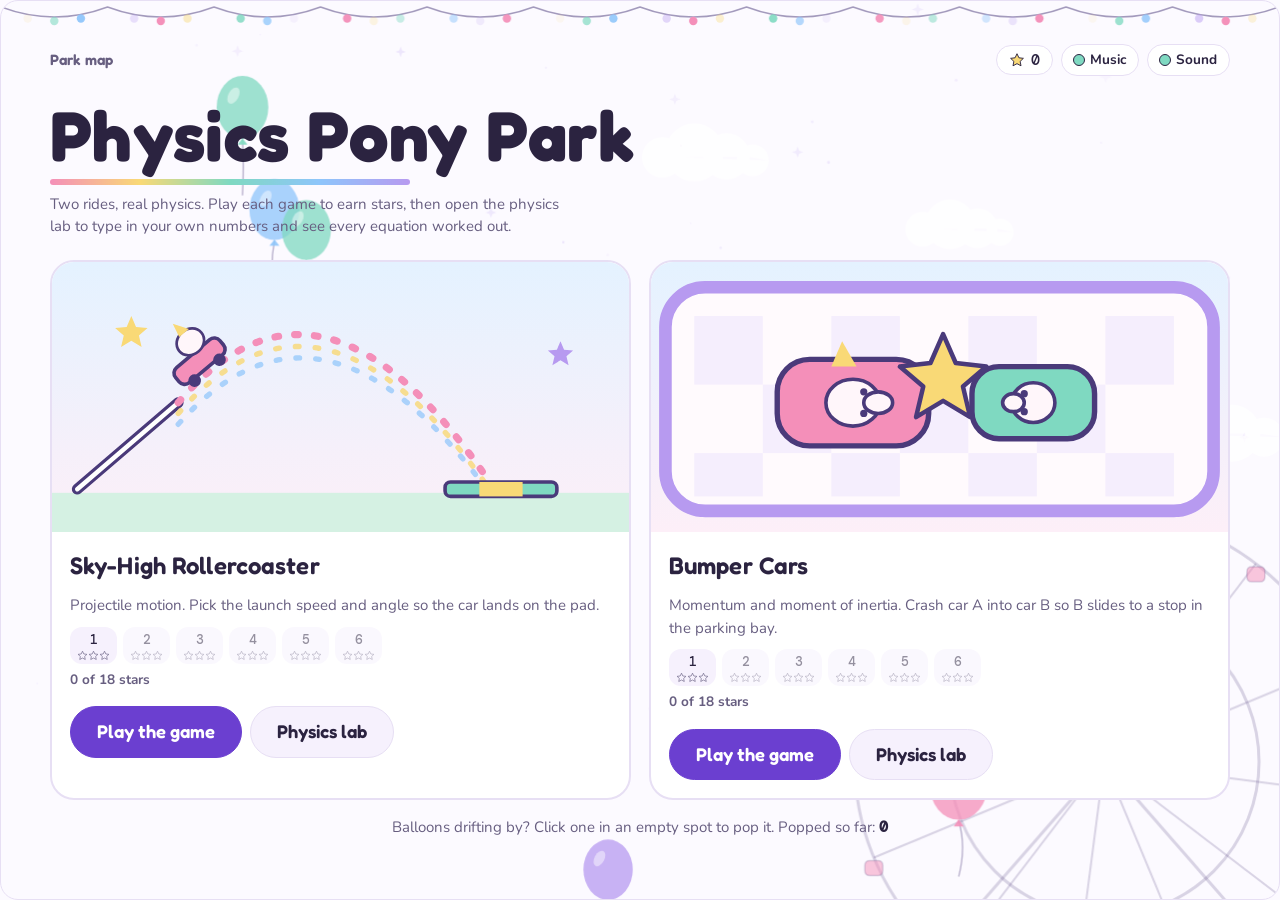
<file: index.html>
<!doctype html>
<html lang="en">
<head>
<meta charset="utf-8">
<meta name="viewport" content="width=device-width,initial-scale=1">
<title>Physics Pony Park</title>
<link rel="icon" type="image/png" sizes="64x64" href="favicon-64.png">
<link rel="icon" type="image/png" sizes="32x32" href="favicon-32.png">
<link rel="apple-touch-icon" href="apple-touch-icon.png">
<link rel="preconnect" href="https://fonts.googleapis.com">
<link rel="preconnect" href="https://fonts.gstatic.com" crossorigin>
<link href="https://fonts.googleapis.com/css2?family=DM+Mono:wght@400;500&family=Fredoka:wght@500;600;700&family=Nunito:wght@400;600;700;800&display=swap" rel="stylesheet">
<link rel="stylesheet" href="style.css">
</head>
<body>


<canvas id="fx" aria-hidden="true"></canvas>
<div class="app popzone">
  <header class="bar popzone">
    <div class="bar-left">
      <button class="btn small" id="home-btn" type="button" data-go="menu" hidden>Park map</button>
      <span class="crumb" id="crumb">Park map</span>
    </div>
    <div class="bar-right">
      <span class="pill" id="star-total" title="Stars earned in both games"></span>
      <button class="tog" id="tog-music" type="button" aria-pressed="true">Music</button>
      <button class="tog" id="tog-sfx" type="button" aria-pressed="true">Sound</button>
    </div>
  </header>

  <!-- ============ PARK MAP ============ -->
  <main class="screen popzone" id="s-menu">
    <section class="hero popzone">
      <div class="txt">
        <h1>Physics Pony Park</h1>
        <div class="rainbow"></div>
        <p>Two rides, real physics. Play each game to earn stars, then open the physics lab to type in your own numbers and see every equation worked out.</p>
      </div>
    </section>

    <div class="attractions popzone">
      <article class="attr">
        <svg class="art" viewBox="0 0 320 150" role="img" aria-label="A rollercoaster car flying from a ramp toward a landing pad">
          <rect x="0" y="128" width="320" height="22" style="fill:var(--scene-ground)"/>
          <path d="M14 126 L70 78" style="stroke:var(--scene-ink);fill:none" stroke-width="6" stroke-linecap="round"/>
          <path d="M14 126 L70 78" style="stroke:var(--scene-rail);fill:none" stroke-width="2.5" stroke-linecap="round"/>
          <path d="M70 78 Q150 -16 244 124" style="stroke:var(--pink);fill:none" stroke-width="4" stroke-dasharray="2 9" stroke-linecap="round"/>
          <path d="M70 84 Q150 -8 244 128" style="stroke:var(--butter);fill:none" stroke-width="3" stroke-dasharray="2 9" stroke-linecap="round" opacity=".8"/>
          <path d="M70 90 Q150 0 244 130" style="stroke:var(--sky);fill:none" stroke-width="3" stroke-dasharray="2 9" stroke-linecap="round" opacity=".7"/>
          <rect x="218" y="122" width="62" height="8" rx="3" style="fill:var(--mint);stroke:var(--scene-ink)" stroke-width="2"/>
          <rect x="237" y="122" width="24" height="8" style="fill:var(--butter)"/>
          <g transform="translate(86 60) rotate(-40)">
            <rect x="-16" y="-12" width="32" height="11" rx="4" style="fill:var(--pink);stroke:var(--scene-ink)" stroke-width="2"/>
            <circle cx="-9" cy="0" r="3.5" style="fill:var(--scene-ink)"/><circle cx="9" cy="0" r="3.5" style="fill:var(--scene-ink)"/>
            <ellipse cx="3" cy="-18" rx="8" ry="7" style="fill:var(--cream);stroke:var(--scene-ink)" stroke-width="1.5"/>
            <path d="M0 -24 L2 -32 L7 -24Z" style="fill:var(--butter)"/>
          </g>
          <path d="M44 30l2.6 6 6.4.6-4.8 4.2 1.5 6.3-5.7-3.4-5.7 3.4 1.5-6.3-4.8-4.2 6.4-.6z" style="fill:var(--butter)"/>
          <path d="M282 44l2 4.6 5 .5-3.7 3.2 1.2 4.9-4.5-2.7-4.5 2.7 1.2-4.9-3.7-3.2 5-.5z" style="fill:var(--lilac)"/>
        </svg>
        <div class="attr-body">
          <h2>Sky-High Rollercoaster</h2>
          <p>Projectile motion. Pick the launch speed and angle so the car lands on the pad.</p>
          <div class="prog" id="prog-coaster"></div>
          <div class="btnrow">
            <button class="btn primary big" type="button" data-go="coaster-play">Play the game</button>
            <button class="btn big" type="button" data-go="coaster-lab">Physics lab</button>
          </div>
        </div>
      </article>
      <article class="attr">
        <svg class="art" viewBox="0 0 320 150" role="img" aria-label="Two bumper cars colliding with a star burst between them">
          <rect x="8" y="14" width="304" height="124" rx="22" style="fill:var(--scene-floor-a);stroke:var(--lilac)" stroke-width="7"/>
          <g style="fill:var(--scene-floor-b)"><rect x="24" y="30" width="38" height="38"/><rect x="100" y="30" width="38" height="38"/><rect x="176" y="30" width="38" height="38"/><rect x="252" y="30" width="38" height="38"/><rect x="62" y="68" width="38" height="38"/><rect x="138" y="68" width="38" height="38"/><rect x="214" y="68" width="38" height="38"/><rect x="24" y="106" width="38" height="24"/><rect x="100" y="106" width="38" height="24"/><rect x="176" y="106" width="38" height="24"/><rect x="252" y="106" width="38" height="24"/></g>
          <g transform="translate(112 78)">
            <rect x="-42" y="-24" width="84" height="48" rx="18" style="fill:var(--pink);stroke:var(--scene-ink)" stroke-width="3"/>
            <ellipse cx="0" cy="0" rx="15" ry="13" style="fill:var(--cream);stroke:var(--scene-ink)" stroke-width="2"/>
            <ellipse cx="14" cy="0" rx="8" ry="6" style="fill:var(--cream);stroke:var(--scene-ink)" stroke-width="2"/>
            <circle cx="6" cy="-6" r="2" style="fill:var(--scene-ink)"/><circle cx="6" cy="6" r="2" style="fill:var(--scene-ink)"/>
            <path d="M-12 -20 L-6 -34 L2 -20Z" style="fill:var(--butter)"/>
          </g>
          <g transform="translate(212 78) scale(-1 1)">
            <rect x="-34" y="-20" width="68" height="40" rx="15" style="fill:var(--mint);stroke:var(--scene-ink)" stroke-width="3"/>
            <ellipse cx="0" cy="0" rx="12" ry="11" style="fill:var(--cream);stroke:var(--scene-ink)" stroke-width="2"/>
            <ellipse cx="11" cy="0" rx="6" ry="5" style="fill:var(--cream);stroke:var(--scene-ink)" stroke-width="2"/>
            <circle cx="5" cy="-5" r="2" style="fill:var(--scene-ink)"/><circle cx="5" cy="5" r="2" style="fill:var(--scene-ink)"/>
          </g>
          <path d="M162 40l7 16 17 2-13 11 4 17-15-9-15 9 4-17-13-11 17-2z" style="fill:var(--butter);stroke:var(--scene-ink)" stroke-width="2.5" stroke-linejoin="round"/>
        </svg>
        <div class="attr-body">
          <h2>Bumper Cars</h2>
          <p>Momentum and moment of inertia. Crash car A into car B so B slides to a stop in the parking bay.</p>
          <div class="prog" id="prog-bumper"></div>
          <div class="btnrow">
            <button class="btn primary big" type="button" data-go="bumper-play">Play the game</button>
            <button class="btn big" type="button" data-go="bumper-lab">Physics lab</button>
          </div>
        </div>
      </article>
    </div>
    <p class="pop-note popzone">Balloons drifting by? Click one in an empty spot to pop it. Popped so far: <b id="pop-count">0</b></p>
  </main>

  <!-- ============ COASTER GAME ============ -->
  <main class="screen popzone" id="s-coaster-play" hidden>
    <div class="ride-head popzone">
      <div><h2>Sky-High Rollercoaster</h2><p>Land the car on the pad. Drag on the picture to aim, or type exact numbers.</p></div>
      <div class="subnav" role="group" aria-label="Rollercoaster pages"><button type="button" data-go="coaster-play" aria-current="page">Game</button><button type="button" data-go="coaster-lab">Physics lab</button></div>
    </div>
    <div class="levels" id="cg-levels" role="group" aria-label="Levels"></div>
    <div class="panel brief" id="cg-brief"></div>
    <div class="play-grid">
      <div class="stage">
        <div class="live">
          <div class="chip"><small>Time</small><b id="cgl-t">0.00</b> <span class="unit">s</span></div>
          <div class="chip"><small>Distance</small><b id="cgl-x">0.00</b> <span class="unit">m</span></div>
          <div class="chip"><small>Height</small><b id="cgl-y">0.00</b> <span class="unit">m</span></div>
          <div class="chip"><small>Speed</small><b id="cgl-v">0.00</b> <span class="unit">m/s</span></div>
          <div class="chip"><small>Stars grabbed</small><b id="cgl-c">0</b></div>
        </div>
        <div class="canvas-wrap" id="cg-wrap"><canvas id="cg-canvas" class="aim" role="img" aria-label="Side view of the launch ramp, landing pad and flight path. Drag to aim."></canvas></div>
        <div class="panel result" id="cg-result" aria-live="polite"></div>
      </div>
      <div class="panel">
        <h3>Launch controls</h3>
        <div id="cg-fields"></div>
        <div class="btnrow">
          <button class="btn primary big" id="cg-go" type="button">Launch!</button>
          <button class="btn" id="cg-hint" type="button">Hint (−20 pts)</button>
        </div>
        <p class="hintbox" id="cg-hintbox"></p>
        <div class="sub">Check your math</div>
        <button class="btn small" id="cg-lab" type="button">Open these numbers in the lab</button>
      </div>
    </div>
  </main>

  <!-- ============ COASTER LAB ============ -->
  <main class="screen popzone" id="s-coaster-lab" hidden>
    <div class="ride-head popzone">
      <div><h2>Rollercoaster physics lab</h2><p>Type in the launch numbers. The track rebuilds, the car flies, and every equation is worked out below.</p></div>
      <div class="subnav" role="group" aria-label="Rollercoaster pages"><button type="button" data-go="coaster-play">Game</button><button type="button" data-go="coaster-lab" aria-current="page">Physics lab</button></div>
    </div>
    <div class="ride-grid">
      <div class="panel">
        <h3>Launch settings</h3>
        <div id="coaster-fields"></div>
        <div class="sub">Gravity presets</div>
        <div class="btnrow" id="planets">
          <button class="btn small" type="button" data-g="9.81">Earth 9.81</button>
          <button class="btn small" type="button" data-g="3.71">Mars 3.71</button>
          <button class="btn small" type="button" data-g="1.62">Moon 1.62</button>
          <button class="btn small" type="button" data-g="24.79">Jupiter 24.79</button>
        </div>
        <div class="sub">Ride controls</div>
        <div class="field">
          <label for="c-speed">Animation speed</label>
          <input id="c-speed" type="range" min="0.25" max="3" step="0.05" value="1">
        </div>
        <div class="btnrow">
          <button class="btn primary" id="c-go" type="button">Launch the car</button>
          <button class="btn" id="c-reset" type="button">Reset</button>
        </div>
      </div>
      <div class="stage">
        <div class="live">
          <div class="chip"><small>Time</small><b id="lv-t">0.00</b> <span class="unit">s</span></div>
          <div class="chip"><small>Distance x</small><b id="lv-x">0.00</b> <span class="unit">m</span></div>
          <div class="chip"><small>Height y</small><b id="lv-y">0.00</b> <span class="unit">m</span></div>
          <div class="chip"><small>Speed vₓ</small><b id="lv-vx">0.00</b> <span class="unit">m/s</span></div>
          <div class="chip"><small>Speed v_y</small><b id="lv-vy">0.00</b> <span class="unit">m/s</span></div>
          <div class="chip"><small>Total speed</small><b id="lv-v">0.00</b> <span class="unit">m/s</span></div>
        </div>
        <div class="canvas-wrap" id="coaster-wrap"><canvas id="coaster-canvas" role="img" aria-label="Side view of the rollercoaster launch ramp, the flight path of the car and the landing track"></canvas></div>
        <div class="panel report">
          <h3>Ride report</h3>
          <dl id="coaster-report"></dl>
          <p class="note" id="coaster-note"></p>
        </div>
      </div>
    </div>
    <div class="panel work">
      <h3>Show the work</h3>
      <ol id="coaster-work"></ol>
    </div>
  </main>

  <!-- ============ BUMPER GAME ============ -->
  <main class="screen popzone" id="s-bumper-play" hidden>
    <div class="ride-head popzone">
      <div><h2>Bumper Cars</h2><p>Car A rolls at car B. After the hit the motors cut out and floor friction slows both cars. Park B in the bay.</p></div>
      <div class="subnav" role="group" aria-label="Bumper car pages"><button type="button" data-go="bumper-play" aria-current="page">Game</button><button type="button" data-go="bumper-lab">Physics lab</button></div>
    </div>
    <div class="levels" id="bg-levels" role="group" aria-label="Levels"></div>
    <div class="panel brief" id="bg-brief"></div>
    <div class="play-grid">
      <div class="stage">
        <div class="live">
          <div class="chip"><small>Time</small><b id="bgl-t">0.00</b> <span class="unit">s</span></div>
          <div class="chip"><small>Car A speed</small><b id="bgl-va">0.00</b> <span class="unit">m/s</span></div>
          <div class="chip"><small>Car B speed</small><b id="bgl-vb">0.00</b> <span class="unit">m/s</span></div>
          <div class="chip"><small>Car B position</small><b id="bgl-x">0.00</b> <span class="unit">m</span></div>
          <div class="chip"><small>Bay centre</small><b id="bgl-g">0.00</b> <span class="unit">m</span></div>
        </div>
        <div class="canvas-wrap" id="bg-wrap"><canvas id="bg-canvas" class="aim" role="img" aria-label="Top view of the arena with car A, car B and the parking bay. Drag sideways to set car A's speed."></canvas></div>
        <div class="panel result" id="bg-result" aria-live="polite"></div>
      </div>
      <div class="panel">
        <h3>Car A controls</h3>
        <div id="bg-fields"></div>
        <div class="btnrow">
          <button class="btn primary big" id="bg-go" type="button">Crash!</button>
          <button class="btn" id="bg-hint" type="button">Hint (−20 pts)</button>
        </div>
        <p class="hintbox" id="bg-hintbox"></p>
        <div class="sub">Check your math</div>
        <button class="btn small" id="bg-lab" type="button">Open these numbers in the lab</button>
      </div>
    </div>
  </main>

  <!-- ============ BUMPER LAB ============ -->
  <main class="screen popzone" id="s-bumper-lab" hidden>
    <div class="ride-head popzone">
      <div><h2>Bumper cars physics lab</h2><p>Set mass, speed, size and where the bumpers touch. The arena shows the crash and the report checks momentum and works out the spin.</p></div>
      <div class="subnav" role="group" aria-label="Bumper car pages"><button type="button" data-go="bumper-play">Game</button><button type="button" data-go="bumper-lab" aria-current="page">Physics lab</button></div>
    </div>
    <div class="ride-grid">
      <div class="panel">
        <h3>Car settings</h3>
        <div class="cars">
          <div>
            <div class="cardhead"><span class="dot" style="background:var(--pink)"></span>Car A (left)</div>
            <div id="a-fields"></div>
          </div>
          <div>
            <div class="cardhead"><span class="dot" style="background:var(--mint)"></span>Car B (right)</div>
            <div id="b-fields"></div>
          </div>
        </div>
        <div class="sub">Both cars</div>
        <div id="shared-fields"></div>
        <div class="sub">Quick setups</div>
        <div class="btnrow" id="presets">
          <button class="btn small" type="button" data-p="head">Head-on bounce</button>
          <button class="btn small" type="button" data-p="heavy">Heavy meets light</button>
          <button class="btn small" type="button" data-p="sticky">Sticky crash</button>
          <button class="btn small" type="button" data-p="spin">Glancing spin</button>
        </div>
        <div class="sub">Ride controls</div>
        <div class="field">
          <label for="b-speed">Animation speed</label>
          <input id="b-speed" type="range" min="0.15" max="2" step="0.05" value="0.6">
        </div>
        <div class="btnrow">
          <button class="btn primary" id="b-go" type="button">Start the crash</button>
          <button class="btn" id="b-reset" type="button">Reset</button>
        </div>
      </div>
      <div class="stage">
        <div class="live">
          <div class="chip"><small>Time</small><b id="bl-t">0.00</b> <span class="unit">s</span></div>
          <div class="chip"><small>Car A speed</small><b id="bl-va">0.00</b> <span class="unit">m/s</span></div>
          <div class="chip"><small>Car B speed</small><b id="bl-vb">0.00</b> <span class="unit">m/s</span></div>
          <div class="chip"><small>Car A spin</small><b id="bl-wa">0.00</b> <span class="unit">rad/s</span></div>
          <div class="chip"><small>Car B spin</small><b id="bl-wb">0.00</b> <span class="unit">rad/s</span></div>
          <div class="chip"><small>Stage</small><b id="bl-st" style="font-family:'Nunito',sans-serif;font-weight:700">Ready</b></div>
        </div>
        <div class="canvas-wrap" id="bumper-wrap"><canvas id="bumper-canvas" role="img" aria-label="Top view of the bumper car arena with car A and car B and their velocity arrows"></canvas></div>
        <div class="panel report">
          <h3>Crash report</h3>
          <div class="tbl-wrap"><table id="bumper-table"></table></div>
          <dl id="bumper-report" style="margin-top:12px"></dl>
          <p class="note" id="bumper-note"></p>
        </div>
      </div>
    </div>
    <div class="panel work">
      <h3>Show the work</h3>
      <ol id="bumper-work"></ol>
    </div>
  </main>

</div>

<script src="script.js"></script>

</body>
</html>
</file>
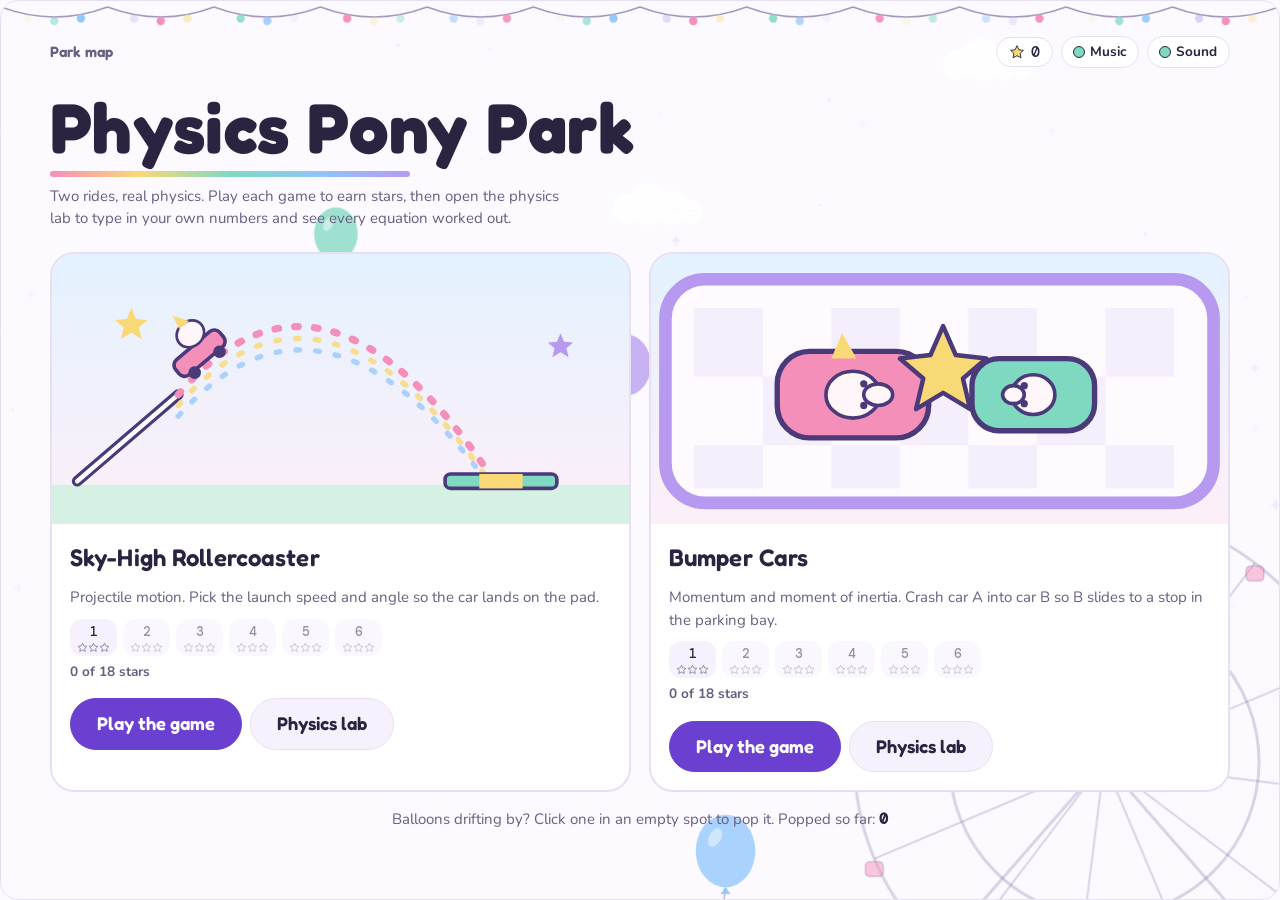
<file: Physics Pony Park.html>
<!doctype html><html><head><meta charset=utf8><meta name=viewport content="width=device-width,initial-scale=1,viewport-fit=cover"><style>:root{color-scheme:light;box-sizing:border-box;padding-top:env(safe-area-inset-top,0px);padding-bottom:env(safe-area-inset-bottom,0px)}html{scroll-padding-top:env(safe-area-inset-top,0px)}body{margin:0;padding:0;font:14px -apple-system,BlinkMacSystemFont,sans-serif;background:#fff;color:#000}img{max-width:100%}[hidden]:not([hidden=until-found i]){display:none!important}</style></head><body>
<title>Physics Pony Park</title>
<link rel="icon" type="image/png" sizes="64x64" href="[data-uri]">
<link rel="icon" type="image/png" sizes="32x32" href="[data-uri]">
<link rel="apple-touch-icon" href="[data-uri]">
<link rel="preconnect" href="https://fonts.googleapis.com">
<link rel="preconnect" href="https://fonts.gstatic.com" crossorigin>
<link href="https://fonts.googleapis.com/css2?family=DM+Mono:wght@400;500&family=Fredoka:wght@500;600;700&family=Nunito:wght@400;600;700;800&display=swap" rel="stylesheet">
<style>
/* Layout concept: a fairground. A fixed canvas behind everything draws string lights, a Ferris wheel, drifting clouds and
   poppable balloons. On top: a park map (menu) with two attractions, and each attraction has a Game page and a Physics lab page. */
:root{
  --bg:#fcfaff; --surface:#ffffff; --surface-2:#f6f1fd; --fg:#2b2340; --muted:#675e80; --line:#e7dff4;
  --accent:#6b3fd0; --accent-fg:#ffffff;
  --pink:#f48fb9; --mint:#7fd9c1; --sky:#8ec5fb; --butter:#f9d976; --lilac:#b79af0;
  --pink-soft:#fde3ee; --mint-soft:#dcf6ee;
  --on-pastel:#2b2340; --cream:#fff6fa;
  --scene-sky-a:#e4f2ff; --scene-sky-b:#fdeff8; --scene-ground:#d5f1e3; --scene-ground-line:#a5d9c1;
  --scene-grid:rgba(60,40,110,.13); --scene-ink:#4a3a7a; --scene-floor-a:#fffafd; --scene-floor-b:#f5eefd;
  --scene-rail:#ffffff; --scene-hill:#f0e8fd; --scene-cloud:rgba(255,255,255,.75);
  --good:#1f8a5b; --bad:#b4234d; --warn:#a85a00;
}
@media (prefers-color-scheme: dark){
  :root:not([data-theme="light"]){
    --bg:#2c2552; --surface:#383067; --surface-2:#443b78; --fg:#f6f1ff; --muted:#c3b9e3; --line:#564c8f;
    --accent:#b69cff; --accent-fg:#1b1233; --pink-soft:#5d3a66; --mint-soft:#2f5f5a;
    --scene-sky-a:#3a2f78; --scene-sky-b:#6a4a8f; --scene-ground:#2f6a63; --scene-ground-line:#4a9488;
    --scene-grid:rgba(255,255,255,.13); --scene-ink:#e9defd; --scene-floor-a:#41377a; --scene-floor-b:#382f6c;
    --scene-rail:#f0e8ff; --scene-hill:#4a3f86; --scene-cloud:rgba(255,255,255,.1);
    --good:#63d6a0; --bad:#ff8fb0; --warn:#f3b866; color-scheme:dark;
  }
}
:root[data-theme="dark"]{
  --bg:#2c2552; --surface:#383067; --surface-2:#443b78; --fg:#f6f1ff; --muted:#c3b9e3; --line:#564c8f;
  --accent:#b69cff; --accent-fg:#1b1233; --pink-soft:#5d3a66; --mint-soft:#2f5f5a;
  --scene-sky-a:#3a2f78; --scene-sky-b:#6a4a8f; --scene-ground:#2f6a63; --scene-ground-line:#4a9488;
  --scene-grid:rgba(255,255,255,.13); --scene-ink:#e9defd; --scene-floor-a:#41377a; --scene-floor-b:#382f6c;
  --scene-rail:#f0e8ff; --scene-hill:#4a3f86; --scene-cloud:rgba(255,255,255,.1);
  --good:#63d6a0; --bad:#ff8fb0; --warn:#f3b866; color-scheme:dark;
}
*{box-sizing:border-box}
[hidden]{display:none!important}
body{background:var(--bg);color:var(--fg);font-family:'Nunito',system-ui,-apple-system,'Segoe UI',sans-serif;font-size:15px;line-height:1.5;padding-inline:16px;padding-block:0 48px}
h1,h2,h3,h4{font-family:'Fredoka','Nunito',system-ui,sans-serif;margin:0;text-wrap:balance;letter-spacing:.005em}
p{margin:0}
#fx{position:fixed;inset:0;width:100%;height:100%;z-index:0;pointer-events:none}
.app{position:relative;z-index:1;max-width:1180px;margin-inline:auto;padding-top:36px;display:flex;flex-direction:column;gap:18px}
.screen{display:flex;flex-direction:column;gap:16px}

/* top bar */
.bar{display:flex;align-items:center;justify-content:space-between;gap:10px;flex-wrap:wrap}
.bar-left,.bar-right{display:flex;align-items:center;gap:8px;flex-wrap:wrap;min-width:0}
.crumb{font-family:'Fredoka',sans-serif;font-weight:600;color:var(--muted)}
.pill{display:inline-flex;align-items:center;gap:6px;background:var(--surface);border:1.5px solid var(--line);border-radius:999px;padding:3px 12px;font-family:'DM Mono',monospace;font-weight:500;font-variant-numeric:tabular-nums}
.tog{font:inherit;font-weight:700;font-size:.85rem;cursor:pointer;border-radius:999px;padding:5px 12px 5px 28px;border:1.5px solid var(--line);background:var(--surface);color:var(--fg);position:relative}
.tog::before{content:"";position:absolute;left:11px;top:50%;width:10px;height:10px;border-radius:50%;transform:translateY(-50%);background:var(--surface-2);border:1.5px solid var(--muted)}
.tog[aria-pressed="true"]::before{background:var(--mint);border-color:var(--fg)}
.st{fill:var(--surface-2);stroke:var(--muted);stroke-width:1.4;stroke-linejoin:round;flex:none}
.st.on{fill:var(--butter);stroke:var(--fg)}
.starrow{display:inline-flex;gap:3px;vertical-align:middle}

/* menu */
.hero{display:flex;align-items:center;gap:18px;flex-wrap:wrap;padding-block:6px}
.hero svg{flex:none;width:84px;height:90px}
.hero .txt{display:flex;flex-direction:column;gap:8px;min-width:0}
.hero h1{font-size:clamp(2.3rem,9vw,4.4rem);line-height:1;font-weight:700}
.rainbow{height:6px;border-radius:99px;max-width:360px;background:linear-gradient(90deg,var(--pink),var(--butter),var(--mint),var(--sky),var(--lilac))}
.hero p{color:var(--muted);max-width:58ch}
.attractions{display:grid;grid-template-columns:repeat(auto-fit,minmax(min(100%,340px),1fr));gap:18px}
.attr{background:var(--surface);border:2px solid var(--line);border-radius:24px;overflow:hidden;display:flex;flex-direction:column;transition:transform .18s ease,border-color .18s ease;min-width:0}
.attr:hover{transform:translateY(-3px);border-color:var(--accent)}
.attr .art{display:block;width:100%;height:auto;background:linear-gradient(var(--scene-sky-a),var(--scene-sky-b))}
.attr-body{padding:16px 18px 18px;display:flex;flex-direction:column;gap:10px}
.attr h2{font-size:1.5rem;font-weight:600}
.attr p{color:var(--muted)}
.prog{display:flex;flex-direction:column;gap:6px}
.pips{display:flex;gap:6px;flex-wrap:wrap}
.pip{display:inline-flex;flex-direction:column;align-items:center;gap:1px;background:var(--surface-2);border-radius:12px;padding:3px 7px;min-width:44px}
.pip b{font-family:'DM Mono',monospace;font-weight:500;font-size:.8rem}
.pip.lock{opacity:.5}
.pip .starrow{gap:0}
.tot{font-size:.85rem;color:var(--muted);font-weight:700}
.pop-note{color:var(--muted);text-align:center}
.pop-note b{font-family:'DM Mono',monospace;color:var(--fg)}

/* generic */
.panel{background:var(--surface);border:1.5px solid var(--line);border-radius:18px;padding:18px;min-width:0}
.panel h3{font-size:1.2rem;font-weight:600;margin-bottom:10px}
.ride-head{display:flex;align-items:flex-end;justify-content:space-between;gap:12px;flex-wrap:wrap}
.ride-head h2{font-size:clamp(1.5rem,4vw,2.1rem);font-weight:600}
.ride-head p{color:var(--muted);max-width:70ch;margin-top:2px}
.subnav{display:inline-flex;border:2px solid var(--line);border-radius:999px;overflow:hidden;background:var(--surface)}
.subnav button{font:inherit;font-weight:800;border:0;background:transparent;color:var(--fg);padding:7px 18px;cursor:pointer}
.subnav button[aria-current="page"]{background:var(--accent);color:var(--accent-fg)}
.ride-grid{display:grid;grid-template-columns:minmax(260px,340px) minmax(0,1fr);gap:16px;align-items:start}
.play-grid{display:grid;grid-template-columns:minmax(0,1fr) minmax(250px,320px);gap:16px;align-items:start}
@media (max-width:880px){.ride-grid,.play-grid{grid-template-columns:minmax(0,1fr)}}
.stage{display:flex;flex-direction:column;gap:12px;min-width:0}
.field{display:flex;flex-direction:column;gap:4px;margin-bottom:12px}
.field label{font-weight:700;font-size:.92rem}
.field.locked{opacity:.55}
.field.locked label::after{content:" (fixed in this level)";font-weight:600;color:var(--muted);font-size:.8rem}
.field-row{display:flex;align-items:center;gap:8px}
.field-row input[type=number]{width:96px;font:inherit;font-family:'DM Mono',monospace;padding:6px 8px;border-radius:10px;border:1.5px solid var(--line);background:var(--surface-2);color:var(--fg)}
.unit{color:var(--muted);font-size:.88rem}
input[type=range]{width:100%;accent-color:var(--accent);margin:2px 0 0}
.btnrow{display:flex;flex-wrap:wrap;gap:8px;margin-top:6px}
.btn{font:inherit;font-weight:700;cursor:pointer;border-radius:999px;padding:9px 18px;border:1.5px solid var(--line);background:var(--surface-2);color:var(--fg)}
.btn:hover{border-color:var(--accent)}
.btn.primary{background:var(--accent);color:var(--accent-fg);border-color:var(--accent)}
.btn.big{font-family:'Fredoka',sans-serif;font-size:1.15rem;font-weight:600;padding:11px 26px}
.btn.small{padding:5px 12px;font-size:.85rem;font-weight:600}
.btn:disabled{opacity:.5;cursor:default}
.sub{font-size:.8rem;font-weight:700;letter-spacing:.08em;text-transform:uppercase;color:var(--muted);margin:14px 0 6px}
:focus-visible{outline:3px solid var(--accent);outline-offset:2px}
.live{display:grid;grid-template-columns:repeat(auto-fit,minmax(92px,1fr));gap:8px}
.chip{background:var(--surface);border:1.5px solid var(--line);border-radius:14px;padding:6px 10px;min-width:0}
.chip small{display:block;color:var(--muted);font-size:.74rem;font-weight:700;letter-spacing:.05em;text-transform:uppercase}
.chip b{font-family:'DM Mono',monospace;font-weight:500;font-size:1rem;font-variant-numeric:tabular-nums}
.canvas-wrap{width:100%;min-width:0}
canvas{display:block;width:100%;border-radius:18px;border:1.5px solid var(--line)}
canvas.aim{touch-action:none;cursor:crosshair}
.report dl{margin:0;display:grid;grid-template-columns:repeat(auto-fit,minmax(240px,1fr));gap:2px 28px}
.report .row{display:flex;align-items:baseline;gap:8px;padding:5px 0;border-bottom:1.5px dotted var(--line)}
.report dt{color:var(--muted);flex:1;min-width:0}
.report dd{margin:0;font-family:'DM Mono',monospace;font-variant-numeric:tabular-nums;font-weight:500;text-align:right}
.report dd i{font-style:normal;color:var(--muted);font-size:.85em}
.note{font-size:.88rem;color:var(--muted);margin-top:8px}
.work ol{margin:0;padding:0;list-style:none;display:grid;grid-template-columns:repeat(auto-fit,minmax(300px,1fr));gap:12px;counter-reset:step}
.work li{background:var(--surface-2);border-radius:14px;padding:12px 14px;min-width:0;counter-increment:step}
.work li h4{margin:0 0 6px;font-size:1rem;font-weight:600}
.work li h4::before{content:"Step " counter(step) " · ";color:var(--muted);font-weight:500}
.work .eq{font-family:'DM Mono',monospace;font-size:.84rem;line-height:1.6;overflow-wrap:anywhere}
.work .eq b{font-weight:500;color:var(--accent)}
.cars{display:grid;grid-template-columns:repeat(auto-fit,minmax(150px,1fr));gap:0 16px}
.cardhead{display:flex;align-items:center;gap:8px;font-family:'Fredoka',sans-serif;font-weight:600;font-size:1.05rem;margin:4px 0 8px}
.dot{width:14px;height:14px;border-radius:50%;flex:none}
.tbl-wrap{overflow-x:auto}
table{border-collapse:collapse;width:100%;font-size:.9rem}
th,td{padding:6px 10px;text-align:right;border-bottom:1.5px solid var(--line);white-space:nowrap}
th:first-child,td:first-child{text-align:left}
th{font-size:.78rem;letter-spacing:.05em;text-transform:uppercase;color:var(--muted)}
td{font-family:'DM Mono',monospace;font-variant-numeric:tabular-nums}
td:first-child{font-family:'Nunito',sans-serif}

/* game bits */
.levels{display:flex;gap:8px;flex-wrap:wrap}
.lv{font:inherit;cursor:pointer;display:inline-flex;flex-direction:column;align-items:center;gap:0;background:var(--surface);border:2px solid var(--line);border-radius:14px;padding:3px 10px 4px;color:var(--fg);min-width:56px}
.lv b{font-family:'Fredoka',sans-serif;font-weight:600;font-size:1.05rem}
.lv .starrow{gap:0}
.lv[aria-current="true"]{border-color:var(--accent);background:var(--surface-2)}
.lv:disabled{opacity:.45;cursor:not-allowed}
.brief p{color:var(--muted);max-width:75ch}
.facts{display:flex;flex-wrap:wrap;gap:6px 18px;margin-top:10px;font-size:.9rem}
.facts span{white-space:nowrap}
.facts b{font-weight:700;color:var(--muted);margin-right:4px}
.result h3{display:flex;align-items:center;gap:12px;flex-wrap:wrap}
.result .good{color:var(--good)} .result .bad{color:var(--bad)}
.result p+p{margin-top:6px}
.result .mono{font-family:'DM Mono',monospace;font-size:.88rem;color:var(--muted)}
.hintbox{min-height:1.5em;margin-top:10px;font-weight:600}
.gl{margin:8px 0 0;padding:0;list-style:none;display:grid;gap:4px}
.gl li{display:flex;gap:6px 10px;flex-wrap:wrap;align-items:baseline}
.gl .okk{color:var(--good);font-weight:800}
.gl .nok{color:var(--bad);font-weight:800}
.gl .mono{font-family:'DM Mono',monospace;font-size:.86rem;color:var(--muted)}
@media (prefers-reduced-motion:reduce){*{transition:none!important;scroll-behavior:auto!important}}
</style>

<canvas id="fx" aria-hidden="true"></canvas>
<div class="app popzone">
  <header class="bar popzone">
    <div class="bar-left">
      <button class="btn small" id="home-btn" type="button" data-go="menu" hidden>Park map</button>
      <span class="crumb" id="crumb">Park map</span>
    </div>
    <div class="bar-right">
      <span class="pill" id="star-total" title="Stars earned in both games"></span>
      <button class="tog" id="tog-music" type="button" aria-pressed="true">Music</button>
      <button class="tog" id="tog-sfx" type="button" aria-pressed="true">Sound</button>
    </div>
  </header>

  <!-- ============ PARK MAP ============ -->
  <main class="screen popzone" id="s-menu">
    <section class="hero popzone">
      <div class="txt">
        <h1>Physics Pony Park</h1>
        <div class="rainbow"></div>
        <p>Two rides, real physics. Play each game to earn stars, then open the physics lab to type in your own numbers and see every equation worked out.</p>
      </div>
    </section>

    <div class="attractions popzone">
      <article class="attr">
        <svg class="art" viewBox="0 0 320 150" role="img" aria-label="A rollercoaster car flying from a ramp toward a landing pad">
          <rect x="0" y="128" width="320" height="22" style="fill:var(--scene-ground)"/>
          <path d="M14 126 L70 78" style="stroke:var(--scene-ink);fill:none" stroke-width="6" stroke-linecap="round"/>
          <path d="M14 126 L70 78" style="stroke:var(--scene-rail);fill:none" stroke-width="2.5" stroke-linecap="round"/>
          <path d="M70 78 Q150 -16 244 124" style="stroke:var(--pink);fill:none" stroke-width="4" stroke-dasharray="2 9" stroke-linecap="round"/>
          <path d="M70 84 Q150 -8 244 128" style="stroke:var(--butter);fill:none" stroke-width="3" stroke-dasharray="2 9" stroke-linecap="round" opacity=".8"/>
          <path d="M70 90 Q150 0 244 130" style="stroke:var(--sky);fill:none" stroke-width="3" stroke-dasharray="2 9" stroke-linecap="round" opacity=".7"/>
          <rect x="218" y="122" width="62" height="8" rx="3" style="fill:var(--mint);stroke:var(--scene-ink)" stroke-width="2"/>
          <rect x="237" y="122" width="24" height="8" style="fill:var(--butter)"/>
          <g transform="translate(86 60) rotate(-40)">
            <rect x="-16" y="-12" width="32" height="11" rx="4" style="fill:var(--pink);stroke:var(--scene-ink)" stroke-width="2"/>
            <circle cx="-9" cy="0" r="3.5" style="fill:var(--scene-ink)"/><circle cx="9" cy="0" r="3.5" style="fill:var(--scene-ink)"/>
            <ellipse cx="3" cy="-18" rx="8" ry="7" style="fill:var(--cream);stroke:var(--scene-ink)" stroke-width="1.5"/>
            <path d="M0 -24 L2 -32 L7 -24Z" style="fill:var(--butter)"/>
          </g>
          <path d="M44 30l2.6 6 6.4.6-4.8 4.2 1.5 6.3-5.7-3.4-5.7 3.4 1.5-6.3-4.8-4.2 6.4-.6z" style="fill:var(--butter)"/>
          <path d="M282 44l2 4.6 5 .5-3.7 3.2 1.2 4.9-4.5-2.7-4.5 2.7 1.2-4.9-3.7-3.2 5-.5z" style="fill:var(--lilac)"/>
        </svg>
        <div class="attr-body">
          <h2>Sky-High Rollercoaster</h2>
          <p>Projectile motion. Pick the launch speed and angle so the car lands on the pad.</p>
          <div class="prog" id="prog-coaster"></div>
          <div class="btnrow">
            <button class="btn primary big" type="button" data-go="coaster-play">Play the game</button>
            <button class="btn big" type="button" data-go="coaster-lab">Physics lab</button>
          </div>
        </div>
      </article>
      <article class="attr">
        <svg class="art" viewBox="0 0 320 150" role="img" aria-label="Two bumper cars colliding with a star burst between them">
          <rect x="8" y="14" width="304" height="124" rx="22" style="fill:var(--scene-floor-a);stroke:var(--lilac)" stroke-width="7"/>
          <g style="fill:var(--scene-floor-b)"><rect x="24" y="30" width="38" height="38"/><rect x="100" y="30" width="38" height="38"/><rect x="176" y="30" width="38" height="38"/><rect x="252" y="30" width="38" height="38"/><rect x="62" y="68" width="38" height="38"/><rect x="138" y="68" width="38" height="38"/><rect x="214" y="68" width="38" height="38"/><rect x="24" y="106" width="38" height="24"/><rect x="100" y="106" width="38" height="24"/><rect x="176" y="106" width="38" height="24"/><rect x="252" y="106" width="38" height="24"/></g>
          <g transform="translate(112 78)">
            <rect x="-42" y="-24" width="84" height="48" rx="18" style="fill:var(--pink);stroke:var(--scene-ink)" stroke-width="3"/>
            <ellipse cx="0" cy="0" rx="15" ry="13" style="fill:var(--cream);stroke:var(--scene-ink)" stroke-width="2"/>
            <ellipse cx="14" cy="0" rx="8" ry="6" style="fill:var(--cream);stroke:var(--scene-ink)" stroke-width="2"/>
            <circle cx="6" cy="-6" r="2" style="fill:var(--scene-ink)"/><circle cx="6" cy="6" r="2" style="fill:var(--scene-ink)"/>
            <path d="M-12 -20 L-6 -34 L2 -20Z" style="fill:var(--butter)"/>
          </g>
          <g transform="translate(212 78) scale(-1 1)">
            <rect x="-34" y="-20" width="68" height="40" rx="15" style="fill:var(--mint);stroke:var(--scene-ink)" stroke-width="3"/>
            <ellipse cx="0" cy="0" rx="12" ry="11" style="fill:var(--cream);stroke:var(--scene-ink)" stroke-width="2"/>
            <ellipse cx="11" cy="0" rx="6" ry="5" style="fill:var(--cream);stroke:var(--scene-ink)" stroke-width="2"/>
            <circle cx="5" cy="-5" r="2" style="fill:var(--scene-ink)"/><circle cx="5" cy="5" r="2" style="fill:var(--scene-ink)"/>
          </g>
          <path d="M162 40l7 16 17 2-13 11 4 17-15-9-15 9 4-17-13-11 17-2z" style="fill:var(--butter);stroke:var(--scene-ink)" stroke-width="2.5" stroke-linejoin="round"/>
        </svg>
        <div class="attr-body">
          <h2>Bumper Cars</h2>
          <p>Momentum and moment of inertia. Crash car A into car B so B slides to a stop in the parking bay.</p>
          <div class="prog" id="prog-bumper"></div>
          <div class="btnrow">
            <button class="btn primary big" type="button" data-go="bumper-play">Play the game</button>
            <button class="btn big" type="button" data-go="bumper-lab">Physics lab</button>
          </div>
        </div>
      </article>
    </div>
    <p class="pop-note popzone">Balloons drifting by? Click one in an empty spot to pop it. Popped so far: <b id="pop-count">0</b></p>
  </main>

  <!-- ============ COASTER GAME ============ -->
  <main class="screen popzone" id="s-coaster-play" hidden>
    <div class="ride-head popzone">
      <div><h2>Sky-High Rollercoaster</h2><p>Land the car on the pad. Drag on the picture to aim, or type exact numbers.</p></div>
      <div class="subnav" role="group" aria-label="Rollercoaster pages"><button type="button" data-go="coaster-play" aria-current="page">Game</button><button type="button" data-go="coaster-lab">Physics lab</button></div>
    </div>
    <div class="levels" id="cg-levels" role="group" aria-label="Levels"></div>
    <div class="panel brief" id="cg-brief"></div>
    <div class="play-grid">
      <div class="stage">
        <div class="live">
          <div class="chip"><small>Time</small><b id="cgl-t">0.00</b> <span class="unit">s</span></div>
          <div class="chip"><small>Distance</small><b id="cgl-x">0.00</b> <span class="unit">m</span></div>
          <div class="chip"><small>Height</small><b id="cgl-y">0.00</b> <span class="unit">m</span></div>
          <div class="chip"><small>Speed</small><b id="cgl-v">0.00</b> <span class="unit">m/s</span></div>
          <div class="chip"><small>Stars grabbed</small><b id="cgl-c">0</b></div>
        </div>
        <div class="canvas-wrap" id="cg-wrap"><canvas id="cg-canvas" class="aim" role="img" aria-label="Side view of the launch ramp, landing pad and flight path. Drag to aim."></canvas></div>
        <div class="panel result" id="cg-result" aria-live="polite"></div>
      </div>
      <div class="panel">
        <h3>Launch controls</h3>
        <div id="cg-fields"></div>
        <div class="btnrow">
          <button class="btn primary big" id="cg-go" type="button">Launch!</button>
          <button class="btn" id="cg-hint" type="button">Hint (−20 pts)</button>
        </div>
        <p class="hintbox" id="cg-hintbox"></p>
        <div class="sub">Check your math</div>
        <button class="btn small" id="cg-lab" type="button">Open these numbers in the lab</button>
      </div>
    </div>
  </main>

  <!-- ============ COASTER LAB ============ -->
  <main class="screen popzone" id="s-coaster-lab" hidden>
    <div class="ride-head popzone">
      <div><h2>Rollercoaster physics lab</h2><p>Type in the launch numbers. The track rebuilds, the car flies, and every equation is worked out below.</p></div>
      <div class="subnav" role="group" aria-label="Rollercoaster pages"><button type="button" data-go="coaster-play">Game</button><button type="button" data-go="coaster-lab" aria-current="page">Physics lab</button></div>
    </div>
    <div class="ride-grid">
      <div class="panel">
        <h3>Launch settings</h3>
        <div id="coaster-fields"></div>
        <div class="sub">Gravity presets</div>
        <div class="btnrow" id="planets">
          <button class="btn small" type="button" data-g="9.81">Earth 9.81</button>
          <button class="btn small" type="button" data-g="3.71">Mars 3.71</button>
          <button class="btn small" type="button" data-g="1.62">Moon 1.62</button>
          <button class="btn small" type="button" data-g="24.79">Jupiter 24.79</button>
        </div>
        <div class="sub">Ride controls</div>
        <div class="field">
          <label for="c-speed">Animation speed</label>
          <input id="c-speed" type="range" min="0.25" max="3" step="0.05" value="1">
        </div>
        <div class="btnrow">
          <button class="btn primary" id="c-go" type="button">Launch the car</button>
          <button class="btn" id="c-reset" type="button">Reset</button>
        </div>
      </div>
      <div class="stage">
        <div class="live">
          <div class="chip"><small>Time</small><b id="lv-t">0.00</b> <span class="unit">s</span></div>
          <div class="chip"><small>Distance x</small><b id="lv-x">0.00</b> <span class="unit">m</span></div>
          <div class="chip"><small>Height y</small><b id="lv-y">0.00</b> <span class="unit">m</span></div>
          <div class="chip"><small>Speed vₓ</small><b id="lv-vx">0.00</b> <span class="unit">m/s</span></div>
          <div class="chip"><small>Speed v_y</small><b id="lv-vy">0.00</b> <span class="unit">m/s</span></div>
          <div class="chip"><small>Total speed</small><b id="lv-v">0.00</b> <span class="unit">m/s</span></div>
        </div>
        <div class="canvas-wrap" id="coaster-wrap"><canvas id="coaster-canvas" role="img" aria-label="Side view of the rollercoaster launch ramp, the flight path of the car and the landing track"></canvas></div>
        <div class="panel report">
          <h3>Ride report</h3>
          <dl id="coaster-report"></dl>
          <p class="note" id="coaster-note"></p>
        </div>
      </div>
    </div>
    <div class="panel work">
      <h3>Show the work</h3>
      <ol id="coaster-work"></ol>
    </div>
  </main>

  <!-- ============ BUMPER GAME ============ -->
  <main class="screen popzone" id="s-bumper-play" hidden>
    <div class="ride-head popzone">
      <div><h2>Bumper Cars</h2><p>Car A rolls at car B. After the hit the motors cut out and floor friction slows both cars. Park B in the bay.</p></div>
      <div class="subnav" role="group" aria-label="Bumper car pages"><button type="button" data-go="bumper-play" aria-current="page">Game</button><button type="button" data-go="bumper-lab">Physics lab</button></div>
    </div>
    <div class="levels" id="bg-levels" role="group" aria-label="Levels"></div>
    <div class="panel brief" id="bg-brief"></div>
    <div class="play-grid">
      <div class="stage">
        <div class="live">
          <div class="chip"><small>Time</small><b id="bgl-t">0.00</b> <span class="unit">s</span></div>
          <div class="chip"><small>Car A speed</small><b id="bgl-va">0.00</b> <span class="unit">m/s</span></div>
          <div class="chip"><small>Car B speed</small><b id="bgl-vb">0.00</b> <span class="unit">m/s</span></div>
          <div class="chip"><small>Car B position</small><b id="bgl-x">0.00</b> <span class="unit">m</span></div>
          <div class="chip"><small>Bay centre</small><b id="bgl-g">0.00</b> <span class="unit">m</span></div>
        </div>
        <div class="canvas-wrap" id="bg-wrap"><canvas id="bg-canvas" class="aim" role="img" aria-label="Top view of the arena with car A, car B and the parking bay. Drag sideways to set car A's speed."></canvas></div>
        <div class="panel result" id="bg-result" aria-live="polite"></div>
      </div>
      <div class="panel">
        <h3>Car A controls</h3>
        <div id="bg-fields"></div>
        <div class="btnrow">
          <button class="btn primary big" id="bg-go" type="button">Crash!</button>
          <button class="btn" id="bg-hint" type="button">Hint (−20 pts)</button>
        </div>
        <p class="hintbox" id="bg-hintbox"></p>
        <div class="sub">Check your math</div>
        <button class="btn small" id="bg-lab" type="button">Open these numbers in the lab</button>
      </div>
    </div>
  </main>

  <!-- ============ BUMPER LAB ============ -->
  <main class="screen popzone" id="s-bumper-lab" hidden>
    <div class="ride-head popzone">
      <div><h2>Bumper cars physics lab</h2><p>Set mass, speed, size and where the bumpers touch. The arena shows the crash and the report checks momentum and works out the spin.</p></div>
      <div class="subnav" role="group" aria-label="Bumper car pages"><button type="button" data-go="bumper-play">Game</button><button type="button" data-go="bumper-lab" aria-current="page">Physics lab</button></div>
    </div>
    <div class="ride-grid">
      <div class="panel">
        <h3>Car settings</h3>
        <div class="cars">
          <div>
            <div class="cardhead"><span class="dot" style="background:var(--pink)"></span>Car A (left)</div>
            <div id="a-fields"></div>
          </div>
          <div>
            <div class="cardhead"><span class="dot" style="background:var(--mint)"></span>Car B (right)</div>
            <div id="b-fields"></div>
          </div>
        </div>
        <div class="sub">Both cars</div>
        <div id="shared-fields"></div>
        <div class="sub">Quick setups</div>
        <div class="btnrow" id="presets">
          <button class="btn small" type="button" data-p="head">Head-on bounce</button>
          <button class="btn small" type="button" data-p="heavy">Heavy meets light</button>
          <button class="btn small" type="button" data-p="sticky">Sticky crash</button>
          <button class="btn small" type="button" data-p="spin">Glancing spin</button>
        </div>
        <div class="sub">Ride controls</div>
        <div class="field">
          <label for="b-speed">Animation speed</label>
          <input id="b-speed" type="range" min="0.15" max="2" step="0.05" value="0.6">
        </div>
        <div class="btnrow">
          <button class="btn primary" id="b-go" type="button">Start the crash</button>
          <button class="btn" id="b-reset" type="button">Reset</button>
        </div>
      </div>
      <div class="stage">
        <div class="live">
          <div class="chip"><small>Time</small><b id="bl-t">0.00</b> <span class="unit">s</span></div>
          <div class="chip"><small>Car A speed</small><b id="bl-va">0.00</b> <span class="unit">m/s</span></div>
          <div class="chip"><small>Car B speed</small><b id="bl-vb">0.00</b> <span class="unit">m/s</span></div>
          <div class="chip"><small>Car A spin</small><b id="bl-wa">0.00</b> <span class="unit">rad/s</span></div>
          <div class="chip"><small>Car B spin</small><b id="bl-wb">0.00</b> <span class="unit">rad/s</span></div>
          <div class="chip"><small>Stage</small><b id="bl-st" style="font-family:'Nunito',sans-serif;font-weight:700">Ready</b></div>
        </div>
        <div class="canvas-wrap" id="bumper-wrap"><canvas id="bumper-canvas" role="img" aria-label="Top view of the bumper car arena with car A and car B and their velocity arrows"></canvas></div>
        <div class="panel report">
          <h3>Crash report</h3>
          <div class="tbl-wrap"><table id="bumper-table"></table></div>
          <dl id="bumper-report" style="margin-top:12px"></dl>
          <p class="note" id="bumper-note"></p>
        </div>
      </div>
    </div>
    <div class="panel work">
      <h3>Show the work</h3>
      <ol id="bumper-work"></ol>
    </div>
  </main>

</div>

<script>
(function(){
'use strict';
var TAU=Math.PI*2, D2R=Math.PI/180, NL=6;
function $(id){return document.getElementById(id);}
function clamp(v,a,b){return Math.min(b,Math.max(a,v));}
function fmt(n,d){ if(d===undefined)d=2; if(!isFinite(n))return '–'; if(Math.abs(n)<0.5*Math.pow(10,-d))n=0; return n.toLocaleString('en-US',{minimumFractionDigits:d,maximumFractionDigits:d}); }
function sgn(n,d){ var s=fmt(n,d); return n>0&&/[1-9]/.test(s)?'+'+s:s; }
function rnd(a,b){return a+Math.random()*(b-a);}
var store={get:function(k){try{return localStorage.getItem(k);}catch(e){return null;}},set:function(k,v){try{localStorage.setItem(k,v);}catch(e){}}};

/* ---------- progress ---------- */
var prog={coaster:[],bumper:[],pops:0};
try{ var pj=JSON.parse(store.get('ppp-prog')||'null'); if(pj){prog.coaster=pj.coaster||[];prog.bumper=pj.bumper||[];prog.pops=pj.pops||0;} }catch(e){}
function saveProg(){ store.set('ppp-prog',JSON.stringify(prog)); }
function lvlStars(g,i){ var r=prog[g][i]; return r?r.s:0; }
function unlocked(g,i){ return i===0||lvlStars(g,i-1)>0; }
function totalStars(){ var t=0,i; for(i=0;i<NL;i++)t+=lvlStars('coaster',i)+lvlStars('bumper',i); return t; }
function starSvg(on,sz){ sz=sz||22; return '<svg class="st'+(on?' on':'')+'" width="'+sz+'" height="'+sz+'" viewBox="0 0 24 24" aria-hidden="true"><path d="M12 2.6l2.9 6.1 6.7.8-4.9 4.6 1.3 6.6L12 17.5 6 20.7l1.3-6.6L2.4 9.5l6.7-.8z"/></svg>'; }
function starRow(n,sz){ var h='<span class="starrow" role="img" aria-label="'+n+' of 3 stars">',i; for(i=0;i<3;i++)h+=starSvg(i<n,sz); return h+'</span>'; }
function renderTop(){ $('star-total').innerHTML=starSvg(true,16)+'<span>'+totalStars()+'</span>'; }

/* ---------- palette + canvas helpers ---------- */
function pal(){
  var cs=getComputedStyle(document.documentElement); function g(n){return cs.getPropertyValue(n).trim();}
  return {skyA:g('--scene-sky-a'),skyB:g('--scene-sky-b'),ground:g('--scene-ground'),groundLine:g('--scene-ground-line'),grid:g('--scene-grid'),
    ink:g('--scene-ink'),floorA:g('--scene-floor-a'),floorB:g('--scene-floor-b'),rail:g('--scene-rail'),hill:g('--scene-hill'),cloud:g('--scene-cloud'),
    pink:g('--pink'),mint:g('--mint'),sky:g('--sky'),butter:g('--butter'),lilac:g('--lilac'),cream:g('--cream'),accent:g('--accent'),onPastel:g('--on-pastel')};
}
function fit(cv,aspect,minH,maxH){
  var par=cv.parentElement, w=Math.floor(par.clientWidth); if(w<10)return null;
  var h=Math.round(clamp(w*aspect,minH,maxH)), dpr=Math.min(window.devicePixelRatio||1,2);
  if(cv._w!==w||cv._h!==h||cv._d!==dpr){cv.width=Math.round(w*dpr);cv.height=Math.round(h*dpr);cv.style.height=h+'px';cv._w=w;cv._h=h;cv._d=dpr;}
  var ctx=cv.getContext('2d'); ctx.setTransform(dpr,0,0,dpr,0,0); ctx.clearRect(0,0,w,h);
  return {ctx:ctx,w:w,h:h};
}
function rr(ctx,x,y,w,h,r){ r=Math.min(r,w/2,h/2); ctx.beginPath(); ctx.moveTo(x+r,y); ctx.lineTo(x+w-r,y); ctx.quadraticCurveTo(x+w,y,x+w,y+r); ctx.lineTo(x+w,y+h-r); ctx.quadraticCurveTo(x+w,y+h,x+w-r,y+h); ctx.lineTo(x+r,y+h); ctx.quadraticCurveTo(x,y+h,x,y+h-r); ctx.lineTo(x,y+r); ctx.quadraticCurveTo(x,y,x+r,y); ctx.closePath(); }
function line(ctx,x1,y1,x2,y2){ctx.beginPath();ctx.moveTo(x1,y1);ctx.lineTo(x2,y2);ctx.stroke();}
function star4(ctx,x,y,r){ ctx.beginPath(); for(var i=0;i<8;i++){var a=i*Math.PI/4-Math.PI/2,rad=i%2?r*0.38:r; ctx.lineTo(x+Math.cos(a)*rad,y+Math.sin(a)*rad);} ctx.closePath(); ctx.fill(); }
function ell(ctx,x,y,rx,ry){ctx.beginPath();ctx.ellipse(x,y,rx,ry,0,0,TAU);ctx.fill();}
function arrow(ctx,x1,y1,x2,y2,color,lw){
  var dx=x2-x1,dy=y2-y1,len=Math.hypot(dx,dy); if(len<3)return;
  var ux=dx/len,uy=dy/len,hs=Math.min(10,len*0.5);
  ctx.strokeStyle=color; ctx.fillStyle=color; ctx.lineWidth=lw; ctx.lineCap='round';
  line(ctx,x1,y1,x2-ux*hs*0.6,y2-uy*hs*0.6);
  ctx.beginPath(); ctx.moveTo(x2,y2); ctx.lineTo(x2-ux*hs-uy*hs*0.55,y2-uy*hs+ux*hs*0.55); ctx.lineTo(x2-ux*hs+uy*hs*0.55,y2-uy*hs-ux*hs*0.55); ctx.closePath(); ctx.fill();
}
function makeField(host,cfg,onChange){
  var wrap=document.createElement('div'); wrap.className='field';
  wrap.innerHTML='<label for="'+cfg.id+'">'+cfg.label+'</label><div class="field-row"><input id="'+cfg.id+'" type="number" inputmode="decimal" min="'+cfg.min+'" max="'+cfg.max+'" step="'+cfg.step+'" value="'+cfg.value+'"><span class="unit">'+cfg.unit+'</span></div><input id="'+cfg.id+'-r" type="range" min="'+cfg.min+'" max="'+cfg.max+'" step="'+cfg.step+'" value="'+cfg.value+'" aria-label="'+cfg.label.replace(/<[^>]+>/g,'')+' slider">';
  host.appendChild(wrap);
  var n=wrap.querySelector('input[type=number]'), r=wrap.querySelector('input[type=range]'), val=cfg.value;
  function set(v,silent){ v=+v; if(!isFinite(v))return; v=clamp(v,cfg.min,cfg.max); val=v; n.value=String(+v.toFixed(4)); r.value=String(v); if(!silent)onChange(); }
  n.addEventListener('input',function(){ if(n.value===''||!isFinite(+n.value))return; val=clamp(+n.value,cfg.min,cfg.max); r.value=String(val); onChange(); });
  n.addEventListener('change',function(){ set(n.value===''?val:n.value,true); onChange(); });
  r.addEventListener('input',function(){ val=+r.value; n.value=String(val); onChange(); });
  return {get:function(){return val;},set:set,
    range:function(mn,mx,st){ cfg.min=mn;cfg.max=mx; [n,r].forEach(function(x){x.min=mn;x.max=mx;if(st)x.step=st;}); },
    lock:function(b){ n.disabled=b; r.disabled=b; wrap.classList.toggle('locked',b); }};
}

/* ================= AUDIO (synthesised, starts after the first tap) ================= */
var AU={ctx:null,master:null,mus:null,fx:null,nbuf:null,timer:0,next:0,beat:0,musicOn:store.get('ppp-music')!=='0',sfxOn:store.get('ppp-sfx')!=='0'};
var BEAT=0.34;
var MEL=[76,72,67, 72,76,79, 77,74,69, 74,77,81, 79,77,74, 71,74,77, 76,74,72, 72,67,72, 81,76,72, 76,81,84, 81,77,74, 74,77,81, 79,74,71, 74,79,83, 84,79,76, 72,0,0];
var CHORDS=[[48,0],[48,0],[53,0],[53,0],[55,0],[55,0],[48,0],[48,0],[57,1],[57,1],[50,1],[50,1],[55,0],[55,0],[48,0],[48,0]];
function midi(n){return 440*Math.pow(2,(n-69)/12);}
function audioInit(){
  if(AU.ctx){ if(AU.ctx.state==='suspended'&&AU.ctx.resume)AU.ctx.resume(); return; }
  try{
    var C=window.AudioContext||window.webkitAudioContext; if(!C)return;
    var c=new C(); AU.ctx=c;
    AU.master=c.createGain(); AU.master.gain.value=0.9; AU.master.connect(c.destination);
    AU.mus=c.createGain(); AU.mus.gain.value=AU.musicOn?0.16:0; AU.mus.connect(AU.master);
    AU.fx=c.createGain(); AU.fx.gain.value=AU.sfxOn?0.7:0; AU.fx.connect(AU.master);
    AU.nbuf=c.createBuffer(1,c.sampleRate,c.sampleRate); var d=AU.nbuf.getChannelData(0); for(var i=0;i<d.length;i++)d[i]=Math.random()*2-1;
    if(AU.musicOn)musicStart();
  }catch(e){AU.ctx=null;}
}
function toneAt(f,dur,type,vol,when,dest,slide){
  var c=AU.ctx; if(!c)return;
  var o=c.createOscillator(),g=c.createGain(); o.type=type||'sine'; o.frequency.setValueAtTime(f,when);
  if(slide)o.frequency.exponentialRampToValueAtTime(Math.max(slide,1),when+dur);
  g.gain.setValueAtTime(0.0001,when); g.gain.exponentialRampToValueAtTime(vol,when+0.012); g.gain.exponentialRampToValueAtTime(0.0001,when+dur);
  o.connect(g); g.connect(dest||AU.fx); o.start(when); o.stop(when+dur+0.05);
}
function tone(f,dur,type,vol,delay,slide){ if(AU.ctx)toneAt(f,dur,type,vol,AU.ctx.currentTime+(delay||0),AU.fx,slide); }
function noiseAt(dur,vol,when,ftype,f0,f1){
  var c=AU.ctx; if(!c)return;
  var s=c.createBufferSource(); s.buffer=AU.nbuf; s.loop=true;
  var fl=c.createBiquadFilter(); fl.type=ftype; fl.frequency.setValueAtTime(f0,when); if(f1)fl.frequency.exponentialRampToValueAtTime(f1,when+dur);
  var g=c.createGain(); g.gain.setValueAtTime(vol,when); g.gain.exponentialRampToValueAtTime(0.0001,when+dur);
  s.connect(fl); fl.connect(g); g.connect(AU.fx); s.start(when); s.stop(when+dur+0.05);
}
function musicBeat(i,when){
  var m=MEL[i], bar=Math.floor(i/3), pos=i%3, ch=CHORDS[bar];
  if(m){ toneAt(midi(m),BEAT*0.85,'square',0.07,when,AU.mus); toneAt(midi(m+12),BEAT*0.5,'sine',0.05,when,AU.mus); }
  if(pos===0){ toneAt(midi(ch[0]-12),BEAT*0.9,'triangle',0.22,when,AU.mus); }
  else { var third=ch[1]?3:4; [0,third,7].forEach(function(s){ toneAt(midi(ch[0]+12+s),0.11,'square',0.035,when,AU.mus); }); }
}
function musicTick(){
  var c=AU.ctx; if(!c)return;
  if(AU.next<c.currentTime-0.5)AU.next=c.currentTime+0.05;
  while(AU.next<c.currentTime+0.35){ musicBeat(AU.beat%48,AU.next); AU.next+=BEAT; AU.beat++; }
}
function musicStart(){ if(!AU.ctx||AU.timer)return; AU.next=AU.ctx.currentTime+0.1; AU.timer=setInterval(musicTick,100); }
function musicStop(){ if(AU.timer){clearInterval(AU.timer);AU.timer=0;} }
function S(fn){ return function(){ if(!AU.ctx||!AU.sfxOn||AU.ctx.state!=='running')return; try{fn.apply(null,arguments);}catch(e){} }; }
var sfx={
  click:S(function(){ tone(660,0.09,'triangle',0.35,0,990); }),
  back:S(function(){ tone(560,0.1,'triangle',0.3,0,330); }),
  whoosh:S(function(){ var t=AU.ctx.currentTime; noiseAt(0.8,0.5,t,'bandpass',300,2600); tone(160,0.7,'sawtooth',0.1,0,520); }),
  clack:S(function(){ var t=AU.ctx.currentTime; noiseAt(0.05,0.5,t,'bandpass',2200,900); tone(140,0.05,'square',0.12,0,90); }),
  coin:S(function(){ tone(988,0.1,'square',0.18,0); tone(1319,0.22,'square',0.18,0.08); }),
  land:S(function(ok){ var t=AU.ctx.currentTime; noiseAt(0.25,0.4,t,'lowpass',900,200); tone(120,0.25,'sine',0.5,0,40); if(ok){ [523,659,784,1047].forEach(function(f,i){ tone(f,0.25,'triangle',0.3,0.12+i*0.09); }); } }),
  bonk:S(function(){ var t=AU.ctx.currentTime; noiseAt(0.2,0.5,t,'lowpass',1200,200); tone(220,0.3,'square',0.25,0,70); tone(90,0.3,'sine',0.5,0,40); }),
  crash:S(function(){ var t=AU.ctx.currentTime; noiseAt(0.4,0.7,t,'lowpass',2600,250); tone(100,0.35,'sine',0.7,0,38); tone(300,0.15,'sawtooth',0.15,0,80); tone(1175,0.18,'triangle',0.15,0.02,500); }),
  win:S(function(){ [523,659,784,1047,784,1047,1319].forEach(function(f,i){ tone(f,0.28,'square',0.2,i*0.1); tone(f/2,0.28,'triangle',0.25,i*0.1); }); }),
  lose:S(function(){ [392,349,330,262].forEach(function(f,i){ tone(f,0.3,'sawtooth',0.14,i*0.16,f*0.94); }); }),
  pop:S(function(){ var t=AU.ctx.currentTime; noiseAt(0.1,0.7,t,'highpass',1500,4000); tone(500,0.08,'triangle',0.25,0,150); }),
  zap:S(function(){ tone(700,0.18,'sawtooth',0.12,0,120); })
};
function setMusic(b){
  AU.musicOn=b; store.set('ppp-music',b?'1':'0'); $('tog-music').setAttribute('aria-pressed',String(b));
  if(AU.ctx){ AU.mus.gain.setTargetAtTime(b?0.16:0,AU.ctx.currentTime,0.05); if(b)musicStart(); else musicStop(); }
}
function setSfx(b){
  AU.sfxOn=b; store.set('ppp-sfx',b?'1':'0'); $('tog-sfx').setAttribute('aria-pressed',String(b));
  if(AU.ctx)AU.fx.gain.setTargetAtTime(b?0.7:0,AU.ctx.currentTime,0.05);
}
$('tog-music').setAttribute('aria-pressed',String(AU.musicOn));
$('tog-sfx').setAttribute('aria-pressed',String(AU.sfxOn));
$('tog-music').addEventListener('click',function(){ audioInit(); setMusic(!AU.musicOn); });
$('tog-sfx').addEventListener('click',function(){ audioInit(); setSfx(!AU.sfxOn); sfx.click(); });
document.addEventListener('visibilitychange',function(){
  if(!AU.ctx)return;
  if(document.hidden){ if(AU.ctx.suspend)AU.ctx.suspend(); } else if(AU.ctx.resume)AU.ctx.resume();
});
['keydown','click','touchend'].forEach(function(ev){ document.addEventListener(ev,audioInit); });

/* ================= BACKGROUND EFFECTS ================= */
var FX={cv:$('fx'),c:null,w:0,h:0,t:0,last:0,raf:0,balloons:[],parts:[],clouds:[],stars:[],P:null,dark:false,reduced:false};
try{ FX.reduced=window.matchMedia('(prefers-reduced-motion: reduce)').matches; }catch(e){}
function fxPal(){
  FX.P=pal(); var th=document.documentElement.getAttribute('data-theme');
  try{ FX.dark=th?th==='dark':window.matchMedia('(prefers-color-scheme: dark)').matches; }catch(e){ FX.dark=false; }
}
function fxCols(){ var P=FX.P; return [P.pink,P.butter,P.mint,P.sky,P.lilac]; }
function newBalloon(first){ var w=FX.w,h=FX.h; return {x:rnd(0.04,0.96)*w,y:first?rnd(0.1,1.1)*h:h+rnd(40,260),r:rnd(20,31),vy:rnd(16,38),ph:rnd(0,6.28),sw:rnd(6,18),ci:Math.floor(rnd(0,5))}; }
function fxSeed(){
  var w=FX.w,h=FX.h,i; FX.balloons=[]; FX.clouds=[]; FX.stars=[];
  var nb=clamp(Math.round(w/170),4,9); for(i=0;i<nb;i++)FX.balloons.push(newBalloon(true));
  for(i=0;i<5;i++)FX.clouds.push({x:rnd(0,w),y:rnd(50,h*0.55),s:rnd(0.7,1.5),v:rnd(4,11)});
  for(i=0;i<55;i++)FX.stars.push({x:rnd(0,w),y:rnd(0,h*0.8),r:rnd(0.8,2.1),ph:rnd(0,6.28)});
}
function fxResize(){
  var w=window.innerWidth,h=window.innerHeight,d=Math.min(window.devicePixelRatio||1,2); FX.w=w;FX.h=h;
  FX.cv.width=Math.round(w*d); FX.cv.height=Math.round(h*d); FX.c=FX.cv.getContext('2d'); FX.c.setTransform(d,0,0,d,0,0);
  fxSeed(); fxPal(); if(FX.reduced)fxDraw(0);
}
function fxBurst(x,y,n,spd,life){
  if(FX.reduced)return; var cols=fxCols();
  for(var i=0;i<n;i++){ var a=rnd(0,TAU),s=rnd(0.3,1)*spd; FX.parts.push({x:x,y:y,vx:Math.cos(a)*s,vy:Math.sin(a)*s-spd*0.25,g:520,life:rnd(0.6,1)*life,max:life,col:cols[i%5],sz:rnd(4,8),rot:rnd(0,6),vr:rnd(-8,8),shape:'rect'}); }
}
function fxConfetti(){
  if(FX.reduced)return; var cols=fxCols();
  for(var i=0;i<90;i++)FX.parts.push({x:rnd(0,FX.w),y:rnd(-60,-5),vx:rnd(-60,60),vy:rnd(120,320),g:120,life:rnd(2.4,4.2),max:3,col:cols[i%5],sz:rnd(5,10),rot:rnd(0,6),vr:rnd(-6,6),shape:'rect'});
}
function fxFirework(x,y){
  if(FX.reduced)return; var cols=fxCols(), c=cols[Math.floor(rnd(0,5))];
  for(var i=0;i<34;i++){ var a=i/34*TAU,s=rnd(110,250); FX.parts.push({x:x,y:y,vx:Math.cos(a)*s,vy:Math.sin(a)*s,g:140,life:rnd(0.8,1.4),max:1,col:i%3?c:cols[(i+2)%5],sz:rnd(2.5,4.5),rot:0,vr:0,shape:'spark'}); }
}
function fxFireworks(){ if(FX.reduced)return; for(var k=0;k<3;k++)(function(k){ setTimeout(function(){ fxFirework(rnd(0.2,0.8)*FX.w,rnd(0.12,0.4)*FX.h); },k*260); })(k); }
function fxDraw(dt){
  var c=FX.c,P=FX.P,w=FX.w,h=FX.h,i,t=FX.t; if(!c||!P)return;
  c.clearRect(0,0,w,h);
  /* sparkles / stars */
  for(i=0;i<FX.stars.length;i++){ var s=FX.stars[i],tw=0.5+0.5*Math.sin(t*1.6+s.ph); c.globalAlpha=(FX.dark?0.15+0.5*tw:0.06+0.16*tw); c.fillStyle=FX.dark?'#ffffff':P.lilac; if(s.r>1.7)star4(c,s.x,s.y,s.r*3); else {c.beginPath();c.arc(s.x,s.y,s.r,0,TAU);c.fill();} }
  c.globalAlpha=1;
  /* clouds */
  c.fillStyle=P.cloud;
  for(i=0;i<FX.clouds.length;i++){ var cl=FX.clouds[i]; cl.x+=cl.v*dt; if(cl.x>w+120)cl.x=-140; var k=26*cl.s; c.beginPath(); c.arc(cl.x,cl.y,k,0,TAU); c.arc(cl.x+k*1.1,cl.y+4,k*0.8,0,TAU); c.arc(cl.x-k*1.1,cl.y+5,k*0.7,0,TAU); c.arc(cl.x+k*2,cl.y+8,k*0.55,0,TAU); c.fill(); }
  /* ferris wheel */
  var R=clamp(Math.min(w,h)*0.3,95,250), cx=w-R*0.7, cy=h-R*0.55, spin=t*0.12, cols=fxCols();
  c.globalAlpha=0.2; c.strokeStyle=P.ink; c.lineWidth=3;
  c.beginPath(); c.arc(cx,cy,R,0,TAU); c.stroke(); c.beginPath(); c.arc(cx,cy,R*0.62,0,TAU); c.stroke();
  line(c,cx,cy,cx-R*0.55,h+20); line(c,cx,cy,cx+R*0.55,h+20);
  for(i=0;i<12;i++){ var a=spin+i/12*TAU,ex=cx+Math.cos(a)*R,ey=cy+Math.sin(a)*R; c.lineWidth=2; line(c,cx,cy,ex,ey); c.fillStyle=cols[i%5]; c.globalAlpha=0.5; rr(c,ex-9,ey+3,18,15,5); c.fill(); c.globalAlpha=0.2; c.strokeStyle=P.ink; c.lineWidth=1.5; rr(c,ex-9,ey+3,18,15,5); c.stroke(); }
  c.globalAlpha=1;
  /* balloons */
  for(i=0;i<FX.balloons.length;i++){
    var b=FX.balloons[i]; b.y-=b.vy*dt; if(b.y<-90){ FX.balloons[i]=newBalloon(false); continue; }
    var bx=b.x+Math.sin(t*0.8+b.ph)*b.sw;
    c.strokeStyle=P.ink; c.globalAlpha=0.4; c.lineWidth=1.3; c.beginPath(); c.moveTo(bx,b.y+b.r*1.25); c.quadraticCurveTo(bx+8*Math.sin(t+b.ph),b.y+b.r*1.25+26,bx,b.y+b.r*1.25+56); c.stroke();
    c.globalAlpha=0.75; c.fillStyle=cols[b.ci]; c.beginPath(); c.ellipse(bx,b.y,b.r,b.r*1.22,0,0,TAU); c.fill();
    c.fillStyle='#ffffff'; c.globalAlpha=0.45; c.beginPath(); c.ellipse(bx-b.r*0.35,b.y-b.r*0.45,b.r*0.2,b.r*0.34,0.5,0,TAU); c.fill();
    c.globalAlpha=0.9; c.fillStyle=cols[b.ci]; c.beginPath(); c.moveTo(bx,b.y+b.r*1.2); c.lineTo(bx-5,b.y+b.r*1.45); c.lineTo(bx+5,b.y+b.r*1.45); c.closePath(); c.fill();
  }
  c.globalAlpha=1;
  /* string lights */
  var step=Math.max(80,w/12),n=Math.ceil(w/step),sag=10;
  c.strokeStyle=P.ink; c.globalAlpha=0.5; c.lineWidth=1.4; c.beginPath(); c.moveTo(0,6);
  for(i=0;i<n;i++)c.quadraticCurveTo(i*step+step/2,6+2*sag,(i+1)*step,6);
  c.stroke(); c.globalAlpha=1;
  for(i=0;i<n;i++)for(var q=1;q<=3;q++){ var u=q/4,bx2=i*step+step*u,by2=6+4*sag*u*(1-u),tw2=0.55+0.45*Math.sin(t*2.2+i*1.3+q*2); c.globalAlpha=tw2; c.fillStyle=cols[(i*3+q)%5]; c.beginPath(); c.arc(bx2,by2+4,4.2,0,TAU); c.fill(); }
  c.globalAlpha=1;
  /* particles */
  for(i=FX.parts.length-1;i>=0;i--){
    var p=FX.parts[i]; p.life-=dt; if(p.life<=0||p.y>h+30){FX.parts.splice(i,1);continue;}
    p.vy+=p.g*dt; p.x+=p.vx*dt; p.y+=p.vy*dt; p.rot+=p.vr*dt;
    c.globalAlpha=clamp(p.life/(p.shape==='spark'?0.5:0.7),0,1); c.fillStyle=p.col;
    if(p.shape==='spark'){ c.beginPath(); c.arc(p.x,p.y,p.sz,0,TAU); c.fill(); }
    else { c.save(); c.translate(p.x,p.y); c.rotate(p.rot); c.fillRect(-p.sz/2,-p.sz/3,p.sz,p.sz*0.66); c.restore(); }
  }
  c.globalAlpha=1;
}
function fxLoop(now){
  var dt=Math.min((now-FX.last)/1000,0.05); FX.last=now; FX.t+=dt;
  if(!document.hidden)fxDraw(dt);
  FX.raf=requestAnimationFrame(fxLoop);
}
document.addEventListener('pointerdown',function(e){
  var t=e.target; if(!(t===document.body||t===document.documentElement||(t.classList&&t.classList.contains('popzone'))))return;
  for(var i=FX.balloons.length-1;i>=0;i--){
    var b=FX.balloons[i],bx=b.x+Math.sin(FX.t*0.8+b.ph)*b.sw,dx=(e.clientX-bx)/b.r,dy=(e.clientY-b.y)/(b.r*1.22);
    if(dx*dx+dy*dy<=1.5){
      var col=fxCols()[b.ci]; FX.parts.push({x:bx,y:b.y,vx:0,vy:0,g:0,life:0.01,max:0.01,col:col,sz:1,rot:0,vr:0,shape:'rect'});
      fxBurst(bx,b.y,26,260,1.3); FX.balloons[i]=newBalloon(false); sfx.pop(); prog.pops++; saveProg(); $('pop-count').textContent=prog.pops;
      if(FX.reduced)fxDraw(0);
      break;
    }
  }
});

/* ================= ROUTER ================= */
var SCREENS=['menu','coaster-play','coaster-lab','bumper-play','bumper-lab'];
var TITLES={'menu':'Park map','coaster-play':'Rollercoaster · Game','coaster-lab':'Rollercoaster · Physics lab','bumper-play':'Bumper Cars · Game','bumper-lab':'Bumper Cars · Physics lab'};
var cur='menu';
function stopAll(){ cancelAnimationFrame(cs.raf); cs.playing=false; cancelAnimationFrame(bs.raf); bs.playing=false; cancelAnimationFrame(gs.raf); gs.playing=false; gs.raf=0; cancelAnimationFrame(bgs.raf); bgs.playing=false; bgs.raf=0; }
function go(name){
  if(SCREENS.indexOf(name)<0)name='menu';
  if(name!==cur){ stopAll(); cs.t=-cs.tLead; bumperInit(); if(gs.lv){gs.launched=false;gs.t=-0.9;} if(bgs.lv){bgInit();} }
  cur=name;
  SCREENS.forEach(function(s){ $('s-'+s).hidden=s!==name; });
  $('home-btn').hidden=name==='menu'; $('crumb').textContent=TITLES[name];
  try{ if(location.hash!=='#'+name)location.hash=name; }catch(e){}
  window.scrollTo(0,0);
  if(name==='menu')renderMenu();
  if(name==='coaster-play'&&!gs.lv)cgLoad(firstOpen('coaster'));
  if(name==='bumper-play'&&!bgs.lv)bgLoad(firstOpen('bumper'));
    if(name==='coaster-play'){ renderLevels('coaster','cg-levels',gs.i); }
  if(name==='bumper-play'){ renderLevels('bumper','bg-levels',bgs.i); }
  requestAnimationFrame(redrawAll);
}
function firstOpen(g){ for(var i=0;i<NL;i++){ if(lvlStars(g,i)===0)return i; } return 0; }
window.addEventListener('hashchange',function(){ var n=location.hash.replace('#',''); if(n!==cur)go(n||'menu'); });
document.addEventListener('click',function(e){
  var b=e.target.closest('[data-go]'); if(!b)return;
  var to=b.getAttribute('data-go'); if(to==='menu')sfx.back(); else sfx.click(); go(to);
});
function renderMenu(){
  ['coaster','bumper'].forEach(function(g){
    var tot=0,html='',i;
    for(i=0;i<NL;i++){ var s=lvlStars(g,i); tot+=s; html+='<span class="pip'+(unlocked(g,i)?'':' lock')+'" title="Level '+(i+1)+'"><b>'+(i+1)+'</b>'+starRow(s,11)+'</span>'; }
    $('prog-'+g).innerHTML='<div class="pips">'+html+'</div><div class="tot">'+tot+' of '+(NL*3)+' stars</div>';
  });
  $('pop-count').textContent=prog.pops; renderTop();
}
function renderLevels(g,host,curI){
  var h='',i; for(i=0;i<NL;i++){ h+='<button type="button" class="lv" data-lv="'+i+'" title="Level '+(i+1)+'"'+(unlocked(g,i)?'':' disabled')+(i===curI?' aria-current="true"':'')+'><b>'+(i+1)+'</b>'+starRow(lvlStars(g,i),12)+'</button>'; }
  $(host).innerHTML=h;
}

/* ================= SHARED SCENERY ================= */
function drawScenery(ctx,P,w,h,G){
  var gr=ctx.createLinearGradient(0,0,0,h); gr.addColorStop(0,P.skyA); gr.addColorStop(1,P.skyB); ctx.fillStyle=gr; ctx.fillRect(0,0,w,h);
  ctx.fillStyle=P.cloud; [[0.12,0.16,1],[0.46,0.1,1.25],[0.8,0.2,0.9]].forEach(function(c){ var cx=w*c[0],cy=h*c[1],k=c[2]*14; ctx.beginPath(); ctx.arc(cx,cy,k,0,TAU); ctx.arc(cx+k*1.1,cy+3,k*0.8,0,TAU); ctx.arc(cx-k*1.1,cy+4,k*0.7,0,TAU); ctx.fill(); });
  ctx.fillStyle=P.hill; ctx.beginPath(); ctx.moveTo(0,G.gy);
  for(var xh=0;xh<=w;xh+=8){ ctx.lineTo(xh,G.gy-20-14*Math.sin(xh/70)-9*Math.sin(xh/23+1)); }
  ctx.lineTo(w,G.gy); ctx.closePath(); ctx.fill();
  ctx.fillStyle=P.ground; ctx.fillRect(0,G.gy,w,h-G.gy);
  ctx.strokeStyle=P.groundLine; ctx.lineWidth=3; line(ctx,0,G.gy,w,G.gy);
  var steps=[1,2,5,10,20,50,100,200,500,1000], step=1000; for(var i=0;i<steps.length;i++){ if(steps[i]*G.s>=54){step=steps[i];break;} }
  ctx.font='11px "DM Mono",monospace'; ctx.fillStyle=P.ink; ctx.strokeStyle=P.grid; ctx.lineWidth=1; ctx.textAlign='center';
  for(var gx=Math.ceil(G.xmin/step)*step; gx<=G.xmax+0.5*step; gx+=step){ var X=G.sx(gx); if(X>w-10)break; line(ctx,X,G.top,X,G.gy); ctx.fillText(String(gx),X,G.gy+17); }
  ctx.textAlign='left';
  for(var gy2=step; gy2<=G.ymaxView; gy2+=step){ var Y=G.sy(gy2); line(ctx,G.padL-4,Y,w,Y); ctx.fillText(String(gy2),6,Y+4); }
  ctx.textAlign='right'; ctx.fillText('metres',w-8,h-8); ctx.textAlign='left';
  return step;
}
function ponyHead(ctx,P,sz){
  ctx.save(); ctx.lineCap='round';
  var cols=[P.pink,P.butter,P.mint,P.sky,P.lilac];
  for(var i=0;i<5;i++){ ctx.strokeStyle=cols[i]; ctx.lineWidth=2.6; ctx.beginPath(); var y0=-sz*0.55+i*1.8; ctx.moveTo(-sz*0.15,y0); ctx.quadraticCurveTo(-sz*0.7,y0-3+(i%2)*5,-sz*1.25,y0+5+i); ctx.stroke(); }
  ctx.fillStyle=P.cream; ctx.strokeStyle=P.ink; ctx.lineWidth=1.2;
  ell(ctx,0,-sz*0.5,sz*0.42,sz*0.36); ctx.stroke();
  ell(ctx,sz*0.3,-sz*0.4,sz*0.24,sz*0.19); ctx.stroke();
  ctx.fillStyle=P.pink; ctx.beginPath(); ctx.moveTo(-sz*0.15,-sz*0.78); ctx.lineTo(-sz*0.05,-sz*1.12); ctx.lineTo(sz*0.12,-sz*0.8); ctx.closePath(); ctx.fill();
  ctx.fillStyle=P.butter; ctx.beginPath(); ctx.moveTo(sz*0.12,-sz*0.82); ctx.lineTo(sz*0.3,-sz*1.3); ctx.lineTo(sz*0.3,-sz*0.78); ctx.closePath(); ctx.fill();
  ctx.fillStyle=P.ink; ctx.beginPath(); ctx.arc(sz*0.13,-sz*0.55,1.8,0,TAU); ctx.fill();
  ctx.restore();
}
function drawCart(ctx,P,x,y,ang){
  ctx.save(); ctx.translate(x,y); ctx.rotate(-ang);
  ctx.fillStyle=P.pink; ctx.strokeStyle=P.ink; ctx.lineWidth=1.6; rr(ctx,-19,-15,38,13,5); ctx.fill(); ctx.stroke();
  ctx.fillStyle=P.butter; rr(ctx,-19,-9,38,3,1.5); ctx.fill();
  ctx.fillStyle=P.ink; ctx.beginPath(); ctx.arc(-11,-1,4,0,TAU); ctx.arc(11,-1,4,0,TAU); ctx.fill();
  ctx.save(); ctx.translate(3,-12); ponyHead(ctx,P,14); ctx.restore();
  ctx.restore();
}
function ponyFaceTop(ctx,P,sz){
  ctx.save(); ctx.lineCap='round';
  var cols=[P.pink,P.butter,P.mint,P.sky,P.lilac];
  for(var i=0;i<5;i++){ ctx.strokeStyle=cols[i]; ctx.lineWidth=Math.max(2,sz*0.09); var yy=(i-2)*sz*0.1; ctx.beginPath(); ctx.moveTo(-sz*0.25,yy); ctx.quadraticCurveTo(-sz*0.7,yy*1.8+(i%2?3:-3),-sz*1.05,yy*2.2); ctx.stroke(); }
  ctx.fillStyle=P.cream; ctx.strokeStyle=P.ink; ctx.lineWidth=1.2;
  ell(ctx,0,0,sz*0.36,sz*0.3); ctx.stroke(); ell(ctx,sz*0.32,0,sz*0.2,sz*0.15); ctx.stroke();
  ctx.fillStyle=P.pink; ctx.beginPath(); ctx.moveTo(-sz*0.12,-sz*0.22); ctx.lineTo(-sz*0.2,-sz*0.5); ctx.lineTo(sz*0.08,-sz*0.28); ctx.closePath(); ctx.fill();
  ctx.beginPath(); ctx.moveTo(-sz*0.12,sz*0.22); ctx.lineTo(-sz*0.2,sz*0.5); ctx.lineTo(sz*0.08,sz*0.28); ctx.closePath(); ctx.fill();
  ctx.fillStyle=P.butter; ctx.beginPath(); ctx.moveTo(sz*0.12,-sz*0.05); ctx.lineTo(sz*0.62,0); ctx.lineTo(sz*0.12,sz*0.05); ctx.closePath(); ctx.fill();
  ctx.fillStyle=P.ink; ctx.beginPath(); ctx.arc(sz*0.1,-sz*0.14,1.7,0,TAU); ctx.arc(sz*0.1,sz*0.14,1.7,0,TAU); ctx.fill();
  ctx.restore();
}
function drawBumperCar(ctx,P,c,Lpx,Wpx,color,label){
  ctx.save(); ctx.translate(c.px,c.py); ctx.rotate(-(c.ang+c.base));
  ctx.fillStyle=color; ctx.strokeStyle=P.ink; ctx.lineWidth=2; rr(ctx,-Lpx/2,-Wpx/2,Lpx,Wpx,Wpx*0.38); ctx.fill(); ctx.stroke();
  ctx.strokeStyle=P.rail; ctx.lineWidth=3; rr(ctx,-Lpx/2-2,-Wpx/2-2,Lpx+4,Wpx+4,Wpx*0.4); ctx.stroke();
  ctx.fillStyle=P.ink; ctx.globalAlpha=0.85; ctx.beginPath(); ctx.arc(Lpx/2-5,-Wpx*0.28,2.6,0,TAU); ctx.arc(Lpx/2-5,Wpx*0.28,2.6,0,TAU); ctx.fill(); ctx.globalAlpha=1;
  ctx.save(); ctx.translate(-Lpx*0.04,0); ponyFaceTop(ctx,P,Math.min(Wpx*0.85,Lpx*0.55)); ctx.restore();
  ctx.restore();
  ctx.save(); ctx.translate(c.px,c.py); ctx.font='700 11px "Nunito",sans-serif'; ctx.textAlign='center'; ctx.fillStyle=P.ink; ctx.fillText(label,0,Wpx*0.5+16); ctx.restore();
}
function drawArena(ctx,P,w,h,s,ox,oy){
  function sx(x){return ox+x*s;} function sy(y){return oy+(10-y)*s;}
  var gr=ctx.createLinearGradient(0,0,0,h); gr.addColorStop(0,P.skyA); gr.addColorStop(1,P.skyB); ctx.fillStyle=gr; ctx.fillRect(0,0,w,h);
  for(var i=0;i<20;i++)for(var j=0;j<10;j++){ ctx.fillStyle=(i+j)%2?P.floorA:P.floorB; ctx.fillRect(sx(i),sy(j+1),s+0.5,s+0.5); }
  ctx.lineWidth=Math.max(6,s*0.22); ctx.strokeStyle=P.lilac; rr(ctx,ox,oy,20*s,10*s,10); ctx.stroke();
  ctx.lineWidth=2; ctx.strokeStyle=P.butter; ctx.setLineDash([10,10]); rr(ctx,ox+3,oy+3,20*s-6,10*s-6,8); ctx.stroke(); ctx.setLineDash([]);
}

/* ================= COASTER LAB ================= */
var cf={}, cs={p:null,res:null,t:0,tLead:1,playing:false,raf:0,last:0,sinceLand:-1,lastClack:0,released:false};
var cfg=[
  {k:'v0',id:'c-v0',label:'Launch speed v<sub>0</sub>',unit:'m/s',min:0,max:80,step:0.5,value:24},
  {k:'th',id:'c-th',label:'Launch angle θ',unit:'degrees',min:-30,max:80,step:1,value:40},
  {k:'h0',id:'c-h0',label:'Launch height h<sub>0</sub>',unit:'m',min:0,max:60,step:0.5,value:12},
  {k:'g',id:'c-g',label:'Gravity g',unit:'m/s²',min:0.5,max:30,step:0.01,value:9.81}
];
cfg.forEach(function(c){ cf[c.k]=makeField($('coaster-fields'),c,coasterChanged); });
function coasterCompute(){
  var p={v0:cf.v0.get(),th:cf.th.get(),h0:cf.h0.get(),g:cf.g.get()};
  var a=p.th*D2R, vx=p.v0*Math.cos(a), vy0=p.v0*Math.sin(a);
  var disc=vy0*vy0+2*p.g*p.h0, T=(vy0+Math.sqrt(disc))/p.g;
  var tApex=vy0>0?vy0/p.g:0, H=p.h0+(vy0>0?vy0*vy0/(2*p.g):0);
  var R=vx*T, vyE=vy0-p.g*T, vE=Math.hypot(vx,vyE), angE=Math.atan2(-vyE,vx)/D2R;
  var sth=Math.sin(a), cth=Math.cos(a), Lr;
  if(sth>0.001)Lr=Math.min(10,p.h0/sth); else Lr=10;
  if(p.h0<=0.05&&sth>0)Lr=0;
  Lr=Math.max(Lr,0);
  cs.p=p; cs.res={vx:vx,vy0:vy0,disc:disc,T:T,tApex:tApex,H:H,R:R,vyE:vyE,vE:vE,angE:angE,Lr:Lr,x0:-Lr*cth,y0:p.h0-Lr*sth,xApex:vx*tApex};
  cs.tLead=Lr>0.3?clamp(Lr/Math.max(p.v0,1),0.5,1.4):0.001;
}
function coasterReport(){
  var r=cs.res,p=cs.p;
  var rows=[['Time in the air',fmt(r.T),'s'],['Range (distance flown)',fmt(r.R),'m'],['Highest point',fmt(r.H),'m'],['Time to the top',fmt(r.tApex),'s'],
    ['Speed sideways vₓ',fmt(r.vx),'m/s'],['Landing speed',fmt(r.vE),'m/s'],['Landing angle below flat',fmt(r.angE,1),'°'],['Landing speed downward',fmt(Math.abs(r.vyE)),'m/s']];
  $('coaster-report').innerHTML=rows.map(function(x){return '<div class="row"><dt>'+x[0]+'</dt><dd>'+x[1]+' <i>'+x[2]+'</i></dd></div>';}).join('');
  $('coaster-note').textContent=r.T<=0?'The car never leaves the ground with these numbers. Raise the launch angle, speed or height.':(p.th<0?'The car launches downward, so the highest point is the launch height.':'The same equations work at every moment of the flight: x = vₓt and y = h₀ + v₀ᵧt − ½gt².');
  var th=fmt(p.th,0);
  var w=[
    ['Split the launch speed','<div class="eq">vₓ = v₀ cos θ = '+fmt(p.v0)+' × cos '+th+'° = <b>'+fmt(r.vx)+' m/s</b><br>v₀ᵧ = v₀ sin θ = '+fmt(p.v0)+' × sin '+th+'° = <b>'+fmt(r.vy0)+' m/s</b></div>'],
    ['Time in the air','<div class="eq">0 = h₀ + v₀ᵧt − ½gt²<br>t = (v₀ᵧ + √(v₀ᵧ² + 2gh₀)) ÷ g<br>t = ('+fmt(r.vy0)+' + √('+fmt(r.vy0*r.vy0)+' + '+fmt(2*p.g*p.h0)+')) ÷ '+fmt(p.g)+' = <b>'+fmt(r.T)+' s</b></div>'],
    ['Range','<div class="eq">R = vₓ × t<br>R = '+fmt(r.vx)+' × '+fmt(r.T)+' = <b>'+fmt(r.R)+' m</b></div>'],
    ['Highest point',r.vy0>0?'<div class="eq">t<sub>top</sub> = v₀ᵧ ÷ g = '+fmt(r.vy0)+' ÷ '+fmt(p.g)+' = <b>'+fmt(r.tApex)+' s</b><br>H = h₀ + v₀ᵧ² ÷ (2g)<br>H = '+fmt(p.h0)+' + '+fmt(r.vy0*r.vy0)+' ÷ '+fmt(2*p.g)+' = <b>'+fmt(r.H)+' m</b></div>':'<div class="eq">v₀ᵧ is zero or negative, so the car never climbs.<br>H = h₀ = <b>'+fmt(p.h0)+' m</b></div>'],
    ['Landing velocity','<div class="eq">vᵧ = v₀ᵧ − g t = '+fmt(r.vy0)+' − '+fmt(p.g)+' × '+fmt(r.T)+' = <b>'+fmt(r.vyE)+' m/s</b><br>v = √(vₓ² + vᵧ²) = <b>'+fmt(r.vE)+' m/s</b><br>angle = tan⁻¹(|vᵧ| ÷ vₓ) = <b>'+fmt(r.angE,1)+'°</b></div>']
  ];
  $('coaster-work').innerHTML=w.map(function(s){return '<li><h4>'+s[0]+'</h4>'+s[1]+'</li>';}).join('');
}
function coasterGeom(w,h){
  var r=cs.res,p=cs.p, padL=46,padR=22,padT=26,padB=40;
  var xmin=Math.min(0,r.x0), xmax=Math.max(r.R,0), ymax=Math.max(r.H,r.y0,p.h0);
  var Wx=Math.max((xmax-xmin)*1.06,10), Wy=Math.max(ymax,5);
  var s=Math.min((w-padL-padR)/Wx,(h-padT-padB)/(Wy*1.12));
  var ox=padL+((w-padL-padR)-Wx*s)/2-xmin*s, gy=h-padB;
  return {s:s,gy:gy,top:padT,padL:padL,xmin:xmin,xmax:xmax,ymaxView:(gy-padT)/s,sx:function(x){return ox+x*s;},sy:function(y){return gy-y*s;}};
}
function cartAt(t){
  var r=cs.res,p=cs.p;
  if(t<0){ var f=clamp((t+cs.tLead)/cs.tLead,0,1); return {x:r.x0*(1-f),y:r.y0+(p.h0-r.y0)*f,ang:p.th*D2R}; }
  var tt=Math.min(t,r.T), vy=r.vy0-p.g*tt;
  return {x:r.vx*tt,y:Math.max(p.h0+r.vy0*tt-0.5*p.g*tt*tt,0),ang:Math.atan2(vy,r.vx)};
}
function drawCoaster(){
  var cv=$('coaster-canvas'); if(!cv||$('s-coaster-lab').hidden)return;
  var b=fit(cv,0.54,300,470); if(!b)return;
  var ctx=b.ctx,w=b.w,h=b.h,P=pal(),r=cs.res,p=cs.p,G=coasterGeom(w,h),sx=G.sx,sy=G.sy,s=G.s,t=cs.t;
  var step=drawScenery(ctx,P,w,h,G);
  var Ax=sx(r.x0),Ay=sy(r.y0),Bx=sx(0),By=sy(p.h0);
  ctx.lineCap='round'; ctx.strokeStyle=P.ink; ctx.globalAlpha=0.5; ctx.lineWidth=2;
  var np=Math.max(2,Math.round(r.Lr/2.5));
  for(var k=0;k<=np;k++){ var f=k/np,px=Ax+(Bx-Ax)*f,py=Ay+(By-Ay)*f; if(G.gy-py>3)line(ctx,px,py,px,G.gy); }
  if(G.gy-By>3){ ctx.lineWidth=4; line(ctx,Bx,By,Bx,G.gy); }
  ctx.globalAlpha=1;
  if(r.Lr>0.3){ ctx.strokeStyle=P.ink; ctx.lineWidth=7; line(ctx,Ax,Ay,Bx,By); ctx.strokeStyle=P.rail; ctx.lineWidth=3; line(ctx,Ax,Ay,Bx,By); }
  ctx.fillStyle=P.butter; ctx.strokeStyle=P.ink; ctx.lineWidth=1.5; rr(ctx,Bx-9,By-3,18,6,3); ctx.fill(); ctx.stroke();
  var lx0=sx(Math.max(r.R-2.5/Math.max(s/6,1),0)), lx1=sx(r.R)+34;
  ctx.fillStyle=P.ink; ctx.globalAlpha=0.5; for(var sl=lx0; sl<lx1; sl+=10){ ctx.fillRect(sl,G.gy-3,5,6); } ctx.globalAlpha=1;
  ctx.strokeStyle=P.ink; ctx.lineWidth=5; line(ctx,lx0,G.gy-3,lx1,G.gy-3); ctx.strokeStyle=P.rail; ctx.lineWidth=2; line(ctx,lx0,G.gy-3,lx1,G.gy-3);
  var fx=sx(r.R); ctx.strokeStyle=P.ink; ctx.lineWidth=2; line(ctx,fx,G.gy,fx,G.gy-34);
  ctx.fillStyle=P.pink; ctx.beginPath(); ctx.moveTo(fx,G.gy-34); ctx.lineTo(fx+17,G.gy-28); ctx.lineTo(fx,G.gy-22); ctx.closePath(); ctx.fill();
  ctx.fillStyle=P.ink; ctx.font='600 12px "DM Mono",monospace'; ctx.textAlign=(fx>w-90)?'right':'left'; ctx.fillText('R = '+fmt(r.R,1)+' m',(fx>w-90)?fx-6:fx+22,G.gy-40); ctx.textAlign='left';
  if(r.T>0&&r.vy0>0){
    var pxA=sx(r.xApex),pyA=sy(r.H);
    ctx.setLineDash([3,4]); ctx.strokeStyle=P.ink; ctx.globalAlpha=0.55; ctx.lineWidth=1.5; line(ctx,pxA,pyA,pxA,G.gy); line(ctx,G.padL-4,pyA,pxA,pyA); ctx.setLineDash([]); ctx.globalAlpha=1;
    ctx.fillStyle=P.butter; ctx.strokeStyle=P.ink; ctx.beginPath(); ctx.arc(pxA,pyA,5,0,TAU); ctx.fill(); ctx.stroke();
    ctx.fillStyle=P.ink; ctx.font='600 12px "DM Mono",monospace'; ctx.textAlign='center'; ctx.fillText('H = '+fmt(r.H,1)+' m',clamp(pxA,60,w-60),Math.max(pyA-10,14)); ctx.textAlign='left';
  }
  function pathTo(tEnd){ var N=Math.max(2,Math.round(120*tEnd/Math.max(r.T,0.001))); ctx.beginPath(); for(var q=0;q<=N;q++){ var tt=tEnd*q/N, X2=sx(r.vx*tt), Y2=sy(Math.max(p.h0+r.vy0*tt-0.5*p.g*tt*tt,0)); if(q===0)ctx.moveTo(X2,Y2); else ctx.lineTo(X2,Y2); } ctx.stroke(); }
  if(r.T>0){
    ctx.setLineDash([6,6]); ctx.strokeStyle=P.ink; ctx.globalAlpha=0.45; ctx.lineWidth=2; pathTo(r.T); ctx.setLineDash([]); ctx.globalAlpha=1;
    if(t>0){
      var gg=ctx.createLinearGradient(sx(0),0,sx(r.R)+1,0); [P.pink,P.butter,P.mint,P.sky,P.lilac].forEach(function(c,ix){gg.addColorStop(ix/4,c);});
      ctx.strokeStyle=gg; ctx.lineWidth=6; ctx.lineCap='round'; pathTo(Math.min(t,r.T));
    }
  }
  var c=cartAt(t); drawCart(ctx,P,sx(c.x),sy(c.y),c.ang);
  if(cs.sinceLand>=0&&cs.sinceLand<1.3){
    var u=cs.sinceLand/1.3; ctx.globalAlpha=1-u;
    var cols=[P.pink,P.butter,P.mint,P.sky,P.lilac,P.pink,P.butter,P.mint];
    for(var m=0;m<8;m++){ var aa=Math.PI*(0.1+0.8*m/7), rad=14+u*46; ctx.fillStyle=cols[m]; star4(ctx,fx+Math.cos(aa)*rad*1.3,G.gy-6-Math.sin(aa)*rad,5+4*(1-u)); }
    ctx.globalAlpha=1;
  }
  ctx.fillStyle=P.ink; ctx.font='11px "DM Mono",monospace'; ctx.fillText('1 grid square = '+step+' m',G.padL,16);
  coasterLive();
}
function coasterLive(){
  var r=cs.res,p=cs.p; if(!r)return;
  var tt=clamp(cs.t,0,r.T), vy=r.vy0-p.g*tt, x=r.vx*tt, y=Math.max(p.h0+r.vy0*tt-0.5*p.g*tt*tt,0);
  $('lv-t').textContent=fmt(tt); $('lv-x').textContent=fmt(x); $('lv-y').textContent=fmt(y); $('lv-vx').textContent=fmt(r.vx); $('lv-vy').textContent=fmt(vy); $('lv-v').textContent=fmt(Math.hypot(r.vx,vy));
}
function coasterReset(){ cancelAnimationFrame(cs.raf); cs.playing=false; cs.sinceLand=-1; cs.t=-cs.tLead; $('c-go').textContent='Launch the car'; drawCoaster(); }
function coasterChanged(){ coasterCompute(); coasterReport(); coasterReset(); }
function coasterLoop(now){
  if(!cs.playing)return;
  var real=Math.min((now-cs.last)/1000,0.05); cs.last=now;
  var sp=+$('c-speed').value;
  if(cs.t<cs.res.T){
    var was=cs.t; cs.t+=real*sp;
    if(cs.t<0){ var kk=Math.floor((cs.t+cs.tLead)*8); if(kk!==cs.lastClack){cs.lastClack=kk;sfx.clack();} }
    else if(!cs.released){ cs.released=true; sfx.whoosh(); }
    if(cs.t>=cs.res.T){cs.t=cs.res.T; cs.sinceLand=0; sfx.land(true); fxBurst(FX.w*0.5,FX.h*0.5,18,220,1.1);}
  } else { cs.sinceLand+=real; }
  drawCoaster();
  if(cs.t>=cs.res.T&&cs.sinceLand>1.3){ cs.playing=false; cs.sinceLand=-1; $('c-go').textContent='Launch again'; drawCoaster(); return; }
  cs.raf=requestAnimationFrame(coasterLoop);
}
$('c-go').addEventListener('click',function(){
  cancelAnimationFrame(cs.raf); coasterCompute(); cs.t=-cs.tLead; cs.sinceLand=-1; cs.playing=true; cs.released=false; cs.lastClack=-1; cs.last=performance.now(); $('c-go').textContent='Flying…'; cs.raf=requestAnimationFrame(coasterLoop);
});
$('c-reset').addEventListener('click',coasterReset);
$('planets').addEventListener('click',function(e){ var b=e.target.closest('button[data-g]'); if(b){ sfx.click(); cf.g.set(b.getAttribute('data-g')); } });

/* ================= BUMPER LAB ================= */
var bf={}, bs={p:null,r:null,cars:[],t:0,tc:0,collided:false,tCol:0,flash:-1,playing:false,raf:0,last:0,done:false,cp:{x:10,y:5}};
function carCfg(pfx,m,v,a){
  return [
    {k:pfx+'m',id:pfx+'-m',label:'Mass m',unit:'kg',min:40,max:500,step:5,value:m},
    {k:pfx+'v',id:pfx+'-v',label:'Velocity v (right is +)',unit:'m/s',min:-12,max:12,step:0.1,value:v},
    {k:pfx+'L',id:pfx+'-L',label:'Length L',unit:'m',min:1,max:3,step:0.05,value:1.8},
    {k:pfx+'W',id:pfx+'-W',label:'Width W',unit:'m',min:0.8,max:2,step:0.05,value:1.2},
    {k:pfx+'a',id:pfx+'-a',label:'Hit point from centre',unit:'m',min:-1,max:1,step:0.05,value:a}
  ];
}
carCfg('a',220,5,0.4).forEach(function(c){ bf[c.k]=makeField($('a-fields'),c,bumperChanged); });
carCfg('b',160,-2,-0.3).forEach(function(c){ bf[c.k]=makeField($('b-fields'),c,bumperChanged); });
bf.e=makeField($('shared-fields'),{k:'e',id:'b-e',label:'Bounciness e (0 sticks, 1 bounces fully)',unit:'',min:0,max:1,step:0.01,value:0.6},bumperChanged);
function bumperCompute(){
  var p={m1:bf.am.get(),v1:bf.av.get(),L1:bf.aL.get(),W1:bf.aW.get(),a1r:bf.aa.get(),
         m2:bf.bm.get(),v2:bf.bv.get(),L2:bf.bL.get(),W2:bf.bW.get(),a2r:bf.ba.get(),e:bf.e.get()};
  p.a1=clamp(p.a1r,-p.W1/2,p.W1/2); p.a2=clamp(p.a2r,-p.W2/2,p.W2/2);
  var I1=p.m1*(p.L1*p.L1+p.W1*p.W1)/12, I2=p.m2*(p.L2*p.L2+p.W2*p.W2)/12;
  var vrel=p.v2-p.v1, approaching=vrel<-1e-9;
  var denom=1/p.m1+1/p.m2+p.a1*p.a1/I1+p.a2*p.a2/I2;
  var J=approaching?-(1+p.e)*vrel/denom:0;
  var v1p=p.v1-J/p.m1, v2p=p.v2+J/p.m2, w1=p.a1*J/I1, w2=-p.a2*J/I2;
  var P0=p.m1*p.v1+p.m2*p.v2, P1=p.m1*v1p+p.m2*v2p;
  var K0=0.5*p.m1*p.v1*p.v1+0.5*p.m2*p.v2*p.v2;
  var K1a=0.5*p.m1*v1p*v1p+0.5*I1*w1*w1, K1b=0.5*p.m2*v2p*v2p+0.5*I2*w2*w2;
  var Lc0=p.m1*p.a1*p.v1+p.m2*p.a2*p.v2, Lc1=I1*w1+p.m1*p.a1*v1p+I2*w2+p.m2*p.a2*v2p;
  bs.p=p; bs.r={I1:I1,I2:I2,vrel:vrel,approaching:approaching,denom:denom,J:J,v1p:v1p,v2p:v2p,w1:w1,w2:w2,P0:P0,P1:P1,K0:K0,K1a:K1a,K1b:K1b,K1:K1a+K1b,Lc0:Lc0,Lc1:Lc1,
    ke1a:0.5*p.m1*p.v1*p.v1,ke1b:0.5*p.m2*p.v2*p.v2};
}
function bumperReport(){
  var p=bs.p,r=bs.r;
  var rows=[
    ['Velocity v (m/s)',sgn(p.v1),sgn(r.v1p),sgn(p.v2),sgn(r.v2p)],
    ['Momentum p = mv (kg·m/s)',sgn(p.m1*p.v1,1),sgn(p.m1*r.v1p,1),sgn(p.m2*p.v2,1),sgn(p.m2*r.v2p,1)],
    ['Spin ω (rad/s)','0.00',sgn(r.w1),'0.00',sgn(r.w2)],
    ['Kinetic energy (J)',fmt(r.ke1a,1),fmt(r.K1a,1),fmt(r.ke1b,1),fmt(r.K1b,1)]
  ];
  $('bumper-table').innerHTML='<thead><tr><th></th><th>Car A before</th><th>Car A after</th><th>Car B before</th><th>Car B after</th></tr></thead><tbody>'+rows.map(function(x){return '<tr><td>'+x[0]+'</td><td>'+x[1]+'</td><td>'+x[2]+'</td><td>'+x[3]+'</td><td>'+x[4]+'</td></tr>';}).join('')+'</tbody>';
  var kind=p.e>=0.995?'Elastic bounce':(p.e<=0.005?'Perfectly sticky':'Partly bouncy');
  var lost=r.K0-r.K1, conserved=Math.abs(r.P1-r.P0)<1e-6*Math.max(1,Math.abs(r.P0));
  var d=[
    ['Collision type',r.approaching?kind:'No collision'],
    ['Impulse J',fmt(r.J,1)+' <i>N·s</i>'],
    ['Moment of inertia I<sub>A</sub>',fmt(r.I1)+' <i>kg·m²</i>'],
    ['Moment of inertia I<sub>B</sub>',fmt(r.I2)+' <i>kg·m²</i>'],
    ['Total momentum before',sgn(r.P0,1)+' <i>kg·m/s</i>'],
    ['Total momentum after',sgn(r.P1,1)+' <i>kg·m/s</i>'],
    ['Angular momentum before (about hit point)',fmt(r.Lc0,1)+' <i>kg·m²/s</i>'],
    ['Angular momentum after (about hit point)',fmt(r.Lc1,1)+' <i>kg·m²/s</i>'],
    ['Energy lost as heat and noise',fmt(lost,1)+' <i>J</i>']
  ];
  $('bumper-report').innerHTML=d.map(function(x){return '<div class="row"><dt>'+x[0]+'</dt><dd>'+x[1]+'</dd></div>';}).join('');
  var note=[];
  if(!r.approaching)note.push('Car B is moving away from car A or at the same speed, so the cars never touch. Make car A faster or car B slower.');
  else note.push('Total momentum is '+(conserved?'conserved':'not conserved')+' because the cars push on each other with equal and opposite impulses.');
  if(p.a1!==p.a1r||p.a2!==p.a2r)note.push('A hit point was limited to half the car width so it stays on the bumper.');
  $('bumper-note').textContent=note.join(' ');
  var A='<b>',Z='</b>';
  var w=[
    ['Moment of inertia','<div class="eq">I = ⅟₁₂ m (L² + W²)<br>I<sub>A</sub> = ⅟₁₂ × '+fmt(p.m1,0)+' × ('+fmt(p.L1)+'² + '+fmt(p.W1)+'²) = '+A+fmt(r.I1)+' kg·m²'+Z+'<br>I<sub>B</sub> = ⅟₁₂ × '+fmt(p.m2,0)+' × ('+fmt(p.L2)+'² + '+fmt(p.W2)+'²) = '+A+fmt(r.I2)+' kg·m²'+Z+'</div>'],
    ['Closing speed','<div class="eq">v<sub>rel</sub> = v<sub>B</sub> − v<sub>A</sub> = '+fmt(p.v2)+' − ('+fmt(p.v1)+') = '+A+fmt(r.vrel)+' m/s'+Z+'<br>'+(r.approaching?'Negative means the cars are closing, so they collide.':'Not negative, so the cars do not collide.')+'</div>'],
    ['Impulse','<div class="eq">J = −(1 + e) v<sub>rel</sub> ÷ (1/m<sub>A</sub> + 1/m<sub>B</sub> + a<sub>A</sub>²/I<sub>A</sub> + a<sub>B</sub>²/I<sub>B</sub>)<br>denominator = '+(1/p.m1).toFixed(5)+' + '+(1/p.m2).toFixed(5)+' + '+(p.a1*p.a1/r.I1).toFixed(5)+' + '+(p.a2*p.a2/r.I2).toFixed(5)+' = '+r.denom.toFixed(5)+'<br>J = '+A+fmt(r.J,1)+' N·s'+Z+'</div>'],
    ['Speeds after the hit','<div class="eq">v<sub>A</sub>′ = v<sub>A</sub> − J ÷ m<sub>A</sub> = '+fmt(p.v1)+' − '+fmt(r.J,1)+' ÷ '+fmt(p.m1,0)+' = '+A+fmt(r.v1p)+' m/s'+Z+'<br>v<sub>B</sub>′ = v<sub>B</sub> + J ÷ m<sub>B</sub> = '+fmt(p.v2)+' + '+fmt(r.J,1)+' ÷ '+fmt(p.m2,0)+' = '+A+fmt(r.v2p)+' m/s'+Z+'</div>'],
    ['Spin after the hit','<div class="eq">ω<sub>A</sub> = a<sub>A</sub> J ÷ I<sub>A</sub> = '+fmt(p.a1)+' × '+fmt(r.J,1)+' ÷ '+fmt(r.I1)+' = '+A+fmt(r.w1)+' rad/s'+Z+'<br>ω<sub>B</sub> = −a<sub>B</sub> J ÷ I<sub>B</sub> = −('+fmt(p.a2)+') × '+fmt(r.J,1)+' ÷ '+fmt(r.I2)+' = '+A+fmt(r.w2)+' rad/s'+Z+'<br>Positive spin turns counter-clockwise seen from above.</div>'],
    ['Conservation check','<div class="eq">Σp before = '+fmt(r.P0,1)+', after = '+fmt(r.P1,1)+' kg·m/s<br>ΣL before = '+fmt(r.Lc0,1)+', after = '+fmt(r.Lc1,1)+' kg·m²/s<br>KE before = '+fmt(r.K0,1)+' J, after = '+fmt(r.K1,1)+' J<br>Energy lost = '+A+fmt(lost,1)+' J'+Z+'</div>']
  ];
  $('bumper-work').innerHTML=w.map(function(s){return '<li><h4>'+s[0]+'</h4>'+s[1]+'</li>';}).join('');
}
function bumperInit(){
  if(!bs.p)return;
  var p=bs.p,r=bs.r,cx=10,tc,f1,f2;
  if(r.approaching){ var sp=Math.max(Math.abs(p.v1),Math.abs(p.v2),0.1); tc=Math.min(1.3,6.5/sp); f1=cx-p.v1*tc; f2=cx-p.v2*tc; }
  else{ tc=Infinity; f1=cx-1.5; f2=cx+1.5; }
  var y1=5-(p.a1-p.a2)/2, y2=y1+p.a1-p.a2;
  bs.cars=[{x:f1-p.L1/2,y:y1,ang:0,base:0,v:p.v1,w:0},{x:f2+p.L2/2,y:y2,ang:0,base:Math.PI,v:p.v2,w:0}];
  bs.tc=tc; bs.t=0; bs.collided=false; bs.tCol=0; bs.flash=-1; bs.done=false; bs.cp={x:cx,y:y1+p.a1};
}
function bumperAdvance(dt){ bs.cars.forEach(function(c){c.x+=c.v*dt;c.ang+=c.w*dt;}); bs.t+=dt; }
function bumperCollide(){ var r=bs.r; bs.cars[0].v=r.v1p; bs.cars[1].v=r.v2p; bs.cars[0].w=r.w1; bs.cars[1].w=r.w2; bs.collided=true; bs.tCol=bs.t; bs.flash=0; sfx.crash(); if(Math.abs(r.w1)+Math.abs(r.w2)>0.3)sfx.zap(); fxBurst(FX.w*0.5,FX.h*0.45,22,260,1.2); }
function bumperStep(dt){
  var rem=dt;
  if(!bs.collided&&bs.r.approaching&&bs.t+rem>=bs.tc){ var d1=Math.max(bs.tc-bs.t,0); bumperAdvance(d1); bumperCollide(); rem-=d1; }
  bumperAdvance(rem);
  var hit=bs.cars.some(function(c,i){ var L=i?bs.p.L2:bs.p.L1; return c.x-L/2<=0.1||c.x+L/2>=19.9; });
  if(bs.collided&&bs.t-bs.tCol>2.6)bs.done=true;
  if(!bs.r.approaching&&bs.t>3.5)bs.done=true;
  if(hit)bs.done=true;
}
function drawBumper(){
  var cv=$('bumper-canvas'); if(!cv||$('s-bumper-lab').hidden||!bs.p)return;
  var b=fit(cv,0.5,200,430); if(!b)return;
  var ctx=b.ctx,w=b.w,h=b.h,P=pal(),s=Math.min(w/20,h/10),ox=(w-20*s)/2,oy=(h-10*s)/2;
  function sx(x){return ox+x*s;} function sy(y){return oy+(10-y)*s;}
  drawArena(ctx,P,w,h,s,ox,oy);
  var p=bs.p,r=bs.r;
  if(!bs.collided&&r.approaching){ ctx.strokeStyle=P.ink; ctx.globalAlpha=0.55; ctx.lineWidth=1.5; ctx.setLineDash([3,4]); ctx.beginPath(); ctx.arc(sx(bs.cp.x),sy(bs.cp.y),9,0,TAU); ctx.stroke(); ctx.setLineDash([]); ctx.globalAlpha=1; }
  var dims=[[p.L1,p.W1,P.pink,'A'],[p.L2,p.W2,P.mint,'B']];
  bs.cars.forEach(function(c,i){
    var cc={px:sx(c.x),py:sy(c.y),ang:c.ang,base:c.base};
    drawBumperCar(ctx,P,cc,dims[i][0]*s,dims[i][1]*s,dims[i][2],dims[i][3]);
    var vv=c.v, tip=sy(c.y)-dims[i][1]*s*0.5-14, k=clamp(Math.abs(vv)*7,0,90);
    if(Math.abs(vv)>0.02){ arrow(ctx,cc.px,tip,cc.px+Math.sign(vv)*k,tip,P.ink,2.5); ctx.fillStyle=P.ink; ctx.font='600 11px "DM Mono",monospace'; ctx.textAlign='center'; ctx.fillText(fmt(vv,1)+' m/s',cc.px+Math.sign(vv)*k/2,tip-8); }
    if(Math.abs(c.w)>0.02){ ctx.fillStyle=P.ink; ctx.font='600 11px "DM Mono",monospace'; ctx.textAlign='center'; ctx.fillText((c.w>0?'↺ ':'↻ ')+fmt(Math.abs(c.w),1)+' rad/s',cc.px,sy(c.y)+dims[i][1]*s*0.5+30); }
  });
  if(bs.flash>=0&&bs.flash<0.8){ var u=bs.flash/0.8; ctx.globalAlpha=1-u; ctx.fillStyle=P.butter; star4(ctx,sx(bs.cp.x),sy(bs.cp.y),14+u*30); ctx.fillStyle=P.pink; star4(ctx,sx(bs.cp.x),sy(bs.cp.y),8+u*14); ctx.globalAlpha=1; }
  ctx.textAlign='left'; ctx.fillStyle=P.ink; ctx.font='11px "DM Mono",monospace'; ctx.fillText('Arena 20 m × 10 m, top view',ox+12,oy+22);
  bumperLive();
}
function bumperLive(){
  if(!bs.cars.length)return;
  var a=bs.cars[0],c=bs.cars[1];
  $('bl-t').textContent=fmt(bs.t); $('bl-va').textContent=sgn(a.v); $('bl-vb').textContent=sgn(c.v); $('bl-wa').textContent=sgn(a.w); $('bl-wb').textContent=sgn(c.w);
  $('bl-st').textContent=bs.done?'Ride over':(bs.collided?'After hit':(bs.playing?'Rolling in':'Ready'));
}
function bumperReset(){ cancelAnimationFrame(bs.raf); bs.playing=false; bumperInit(); $('b-go').textContent='Start the crash'; drawBumper(); }
function bumperChanged(){ bumperCompute(); bumperReport(); bumperReset(); }
function bumperLoop(now){
  if(!bs.playing)return;
  var real=Math.min((now-bs.last)/1000,0.05); bs.last=now;
  bumperStep(real*(+$('b-speed').value));
  if(bs.flash>=0)bs.flash+=real;
  drawBumper();
  if(bs.done){ bs.playing=false; $('b-go').textContent='Crash again'; drawBumper(); return; }
  bs.raf=requestAnimationFrame(bumperLoop);
}
$('b-go').addEventListener('click',function(){ cancelAnimationFrame(bs.raf); bumperInit(); bs.playing=true; bs.last=performance.now(); $('b-go').textContent='Rolling…'; bs.raf=requestAnimationFrame(bumperLoop); });
$('b-reset').addEventListener('click',bumperReset);
var presets={
  head:{am:200,av:4,aa:0,bm:200,bv:-4,ba:0,e:1},
  heavy:{am:300,av:3,aa:0,bm:100,bv:-3,ba:0,e:0.8},
  sticky:{am:220,av:5,aa:0,bm:160,bv:-2,ba:0,e:0},
  spin:{am:200,av:5,aa:0.5,bm:200,bv:0,ba:-0.4,e:0.5}
};
$('presets').addEventListener('click',function(e){
  var btn=e.target.closest('button[data-p]'); if(!btn)return; sfx.click(); var pr=presets[btn.getAttribute('data-p')];
  Object.keys(pr).forEach(function(k){ bf[k].set(pr[k],true); }); bumperChanged();
});

/* ================= COASTER GAME ================= */
var CL=[
  {name:'Warm-Up Hill',g:9.81,h0:0,v:20,th:45,hw:5,pv:'full',vmax:35,obs:0,coins:[],blurb:'On flat ground the longest flight comes from a 45° launch. A dotted line shows the predicted path while you learn.'},
  {name:'Cloud Jump',g:9.81,h0:18,v:18,th:25,hw:4.5,pv:'part',vmax:35,obs:0,coins:[],blurb:'Launching from a tall platform gives the car extra time in the air, so even a low angle travels far. You only see the first part of the path.'},
  {name:'Moon Bounce',g:1.62,h0:10,v:14,th:40,hw:7,pv:'none',vmax:30,obs:0,coins:[],blurb:'The Moon pulls with 1.62 m/s², about one sixth of Earth. The same launch flies much farther, so go gently. No path preview from here on.'},
  {name:'Mars Hurdle',g:3.71,h0:6,v:18,th:45,hw:6,pv:'none',vmax:30,obs:1,coins:[],blurb:'A tower stands in the way. The car has to clear it and still land on the pad.'},
  {name:'Star Chaser',g:9.81,h0:20,v:22,th:35,hw:4,pv:'none',vmax:40,obs:0,coins:[0.3,0.55,0.8],blurb:'Grab the gold stars on the way down for 30 bonus points each. They sit on a path that also reaches the pad.'},
  {name:'Jupiter Express',g:24.79,h0:5,v:40,th:30,hw:3.5,pv:'none',vmax:60,obs:1,coins:[0.35,0.65],blurb:'Jupiter pulls with 24.79 m/s², so flights are short and fast. Clear the tower, grab the stars and land on the pad.'}
];
var gs={i:0,lv:null,F:{},tx:0,obs:null,coins:[],xmax:100,ymax:50,p:null,pL:null,fl:null,t:-0.9,tL:0.9,playing:false,launched:false,ended:false,released:false,lastClack:0,raf:0,last:0,clock:0,endClock:-9,sparks:[],attempts:0,hints:0,gotCount:0,ts:1,drag:false,res:null};
gs.F.v=makeField($('cg-fields'),{id:'cg-v',label:'Launch speed v<sub>0</sub>',unit:'m/s',min:1,max:35,step:0.1,value:20},cgChanged);
gs.F.th=makeField($('cg-fields'),{id:'cg-th',label:'Launch angle θ',unit:'degrees',min:-10,max:80,step:0.5,value:40},cgChanged);

function flightOf(g,h0,v,th){
  var a=th*D2R,vx=v*Math.cos(a),vy=v*Math.sin(a),T=(vy+Math.sqrt(vy*vy+2*g*h0))/g,sth=Math.sin(a),cth=Math.cos(a);
  var Lr=sth>0.001?Math.min(9,h0/sth):9; if(h0<=0.05&&sth>0)Lr=0; Lr=Math.max(Lr,0); T=Math.max(T,0);
  return {g:g,h0:h0,v:v,th:th,a:a,vx:vx,vy:vy,T:T,R:vx*T,H:h0+(vy>0?vy*vy/(2*g):0),Lr:Lr,x0:-Lr*cth,y0:h0-Lr*sth};
}
function posAt(fl,t){ return {x:fl.vx*t,y:Math.max(fl.h0+fl.vy*t-0.5*fl.g*t*t,0),vy:fl.vy-fl.g*t}; }
function cgSetup(i){
  var L=CL[i], fl=flightOf(L.g,L.h0,L.v,L.th), tx=Math.round(fl.R*2)/2;
  function refY(x){ var t=x/fl.vx; return L.h0+fl.vy*t-0.5*L.g*t*t; }
  var obs=null; if(L.obs){ var ox=Math.round(0.42*fl.R); obs={x:ox,h:Math.max(3,Math.floor(refY(ox)-3)),w:1.6}; }
  var coins=L.coins.map(function(f){ var t=f*fl.T; return {x:fl.vx*t,y:L.h0+fl.vy*t-0.5*L.g*t*t,got:false,r:Math.max(1.6,0.03*tx)}; });
  gs.lv=L; gs.tx=tx; gs.obs=obs; gs.coins=coins; gs.xmax=Math.max(tx+L.hw+0.12*tx,tx*1.2); gs.ymax=Math.max(fl.H,L.h0,obs?obs.h:0)*1.22+4;
}
function cgLoad(i){
  stopAll(); gs.i=i; cgSetup(i); var L=gs.lv;
  gs.attempts=0; gs.hints=0; gs.sparks=[]; gs.launched=false; gs.ended=false; gs.gotCount=0; gs.t=-0.9; gs.res=null;
  gs.F.v.range(1,L.vmax,0.1); gs.F.v.set(Math.round(L.vmax*0.45*10)/10,true); gs.F.th.set(40,true);
  $('cg-hintbox').textContent=''; $('cg-go').textContent='Launch!'; $('cg-go').disabled=false;
  $('cgl-c').textContent='0 / '+gs.coins.length;
  var facts='<span><b>Pad centre</b>'+fmt(gs.tx,1)+' m</span><span><b>Pad half-width</b>±'+fmt(L.hw,1)+' m</span><span><b>Gravity</b>'+fmt(L.g)+' m/s²</span><span><b>Launch height</b>'+fmt(L.h0,0)+' m</span>';
  if(gs.obs)facts+='<span><b>Tower</b>'+fmt(gs.obs.x,0)+' m away, '+fmt(gs.obs.h,0)+' m tall</span>';
  if(gs.coins.length)facts+='<span><b>Gold stars</b>'+gs.coins.length+' to grab</span>';
  $('cg-brief').innerHTML='<h3>Level '+(i+1)+' · '+L.name+'</h3><p>'+L.blurb+'</p><div class="facts">'+facts+'</div><p class="note">Land inside the pad for a star. Land close to its centre for three.</p>';
  $('cg-result').innerHTML='<p>Set your angle and speed, then press Launch. You can also drag on the picture to aim: the direction sets the angle and the length sets the speed.</p>';
  renderLevels('coaster','cg-levels',i); cgDraw();
}
function cgChanged(){ if(gs.playing||!gs.lv)return; gs.launched=false; gs.ended=false; gs.t=-0.9; cgDraw(); }
function cgGeom(w,h){
  var padL=44,padR=18,padT=24,padB=40, xmin=-12, xmax=gs.xmax, ymax=gs.ymax;
  var s=Math.min((w-padL-padR)/(xmax-xmin),(h-padT-padB)/ymax), ox=padL-xmin*s, gy=h-padB;
  return {s:s,gy:gy,top:padT,padL:padL,xmin:xmin,xmax:xmax,ymaxView:(gy-padT)/s,sx:function(x){return ox+x*s;},sy:function(y){return gy-y*s;}};
}
function drawPad(ctx,P,G,tx,hw){
  var y=G.gy, x0=G.sx(tx-hw), x1=G.sx(tx+hw), m=G.sx(tx);
  ctx.lineWidth=2; ctx.strokeStyle=P.ink; ctx.fillStyle=P.mint; rr(ctx,x0,y-8,x1-x0,11,3); ctx.fill(); ctx.stroke();
  var a=G.sx(tx-hw*0.7),b=G.sx(tx+hw*0.7); ctx.fillStyle=P.pink; ctx.fillRect(a,y-7,b-a,9);
  a=G.sx(tx-hw*0.35); b=G.sx(tx+hw*0.35); ctx.fillStyle=P.butter; ctx.fillRect(a,y-7,b-a,9);
  ctx.strokeStyle=P.ink; ctx.lineWidth=2; line(ctx,m,y-8,m,y-44);
  ctx.fillStyle=P.pink; ctx.beginPath(); ctx.moveTo(m,y-44); ctx.lineTo(m+18,y-38); ctx.lineTo(m,y-32); ctx.closePath(); ctx.fill(); ctx.stroke();
  ctx.fillStyle=P.ink; ctx.font='600 12px "DM Mono",monospace'; ctx.textAlign='center'; ctx.fillText('pad '+fmt(tx,1)+' m',clamp(m,50,G.sx(G.xmax)),y-50); ctx.textAlign='left';
}
function drawTower(ctx,P,G,o){
  var x0=G.sx(o.x-o.w/2),x1=G.sx(o.x+o.w/2),yt=G.sy(o.h),wpx=Math.max(x1-x0,10),cx=(x0+x1)/2;
  ctx.fillStyle=P.lilac; ctx.strokeStyle=P.ink; ctx.lineWidth=2; rr(ctx,cx-wpx/2,yt,wpx,G.gy-yt,3); ctx.fill(); ctx.stroke();
  ctx.globalAlpha=0.5; ctx.lineWidth=1.2; for(var y=yt+14;y<G.gy-4;y+=14)line(ctx,cx-wpx/2,y,cx+wpx/2,y); ctx.globalAlpha=1;
  ctx.lineWidth=2; line(ctx,cx,yt,cx,yt-24); ctx.fillStyle=P.butter; ctx.beginPath(); ctx.moveTo(cx,yt-24); ctx.lineTo(cx+16,yt-18); ctx.lineTo(cx,yt-12); ctx.closePath(); ctx.fill(); ctx.stroke();
  ctx.fillStyle=P.ink; ctx.font='600 12px "DM Mono",monospace'; ctx.textAlign='center'; ctx.fillText(fmt(o.h,0)+' m',cx,yt-30); ctx.textAlign='left';
}
function drawCoin(ctx,P,x,y,r,ph){
  var rx=Math.max(2.5,r*Math.abs(Math.cos(ph)));
  ctx.fillStyle=P.butter; ctx.strokeStyle=P.ink; ctx.lineWidth=2; ctx.beginPath(); ctx.ellipse(x,y,rx,r,0,0,TAU); ctx.fill(); ctx.stroke();
  if(rx>6){ ctx.fillStyle=P.ink; star4(ctx,x,y,Math.min(rx,r)*0.6); }
}
function cgDraw(){
  var cv=$('cg-canvas'); if(!cv||$('s-coaster-play').hidden||!gs.lv)return;
  var b=fit(cv,0.56,300,470); if(!b)return;
  var ctx=b.ctx,w=b.w,h=b.h,P=pal(),G=cgGeom(w,h),L=gs.lv,sx=G.sx,sy=G.sy;
  var p=gs.launched?gs.pL:{v:gs.F.v.get(),th:gs.F.th.get()};
  var fl=(gs.launched&&gs.fl)?gs.fl:flightOf(L.g,L.h0,p.v,p.th);
  var t=gs.t;
  drawScenery(ctx,P,w,h,G);
  /* ramp */
  var Ax=sx(fl.x0),Ay=sy(fl.y0),Bx=sx(0),By=sy(L.h0);
  ctx.lineCap='round'; ctx.strokeStyle=P.ink; ctx.globalAlpha=0.5; ctx.lineWidth=2;
  var np=Math.max(2,Math.round(fl.Lr/2.5));
  for(var k=0;k<=np;k++){ var f=k/np,px=Ax+(Bx-Ax)*f,py=Ay+(By-Ay)*f; if(G.gy-py>3)line(ctx,px,py,px,G.gy); }
  if(G.gy-By>3){ ctx.lineWidth=4; line(ctx,Bx,By,Bx,G.gy); }
  ctx.globalAlpha=1;
  if(fl.Lr>0.3){ ctx.strokeStyle=P.ink; ctx.lineWidth=7; line(ctx,Ax,Ay,Bx,By); ctx.strokeStyle=P.rail; ctx.lineWidth=3; line(ctx,Ax,Ay,Bx,By); }
  ctx.fillStyle=P.butter; ctx.strokeStyle=P.ink; ctx.lineWidth=1.5; rr(ctx,Bx-9,By-3,18,6,3); ctx.fill(); ctx.stroke();
  drawPad(ctx,P,G,gs.tx,L.hw);
  if(gs.obs)drawTower(ctx,P,G,gs.obs);
  /* preview path */
  if(!gs.launched&&L.pv!=='none'&&fl.T>0){
    var tEnd=L.pv==='full'?fl.T:fl.T*0.45, N=70; ctx.setLineDash([2,9]); ctx.lineCap='round'; ctx.strokeStyle=P.ink; ctx.lineWidth=3.5; ctx.globalAlpha=0.65; ctx.beginPath();
    for(var q=0;q<=N;q++){ var tt=tEnd*q/N,pp=posAt(fl,tt); if(q===0)ctx.moveTo(sx(pp.x),sy(pp.y)); else ctx.lineTo(sx(pp.x),sy(pp.y)); } ctx.stroke(); ctx.setLineDash([]); ctx.globalAlpha=1;
  }
  /* coins */
  var ph=gs.clock*3;
  gs.coins.forEach(function(c,ix){ if(!c.got)drawCoin(ctx,P,sx(c.x),sy(c.y),Math.max(9,c.r*G.s),ph+ix); });
  /* travelled trail */
  if(gs.launched&&t>0){
    var te=Math.min(t,fl.T), gg=ctx.createLinearGradient(sx(0),0,sx(Math.max(fl.R,1))+1,0); [P.pink,P.butter,P.mint,P.sky,P.lilac].forEach(function(c,ix){gg.addColorStop(ix/4,c);});
    ctx.strokeStyle=gg; ctx.lineWidth=6; ctx.lineCap='round'; ctx.beginPath(); var N2=Math.max(2,Math.round(100*te/Math.max(fl.T,0.001)));
    for(var q2=0;q2<=N2;q2++){ var t2=te*q2/N2,p2=posAt(fl,t2); if(q2===0)ctx.moveTo(sx(p2.x),sy(p2.y)); else ctx.lineTo(sx(p2.x),sy(p2.y)); } ctx.stroke();
  }
  /* cart */
  var cx,cy,cang;
  if(t<0){ var ff=clamp((t+gs.tL)/gs.tL,0,1); ff=ff*ff; cx=fl.x0*(1-ff); cy=fl.y0+(L.h0-fl.y0)*ff; cang=fl.a; }
  else { var q3=posAt(fl,Math.min(t,fl.T)); cx=q3.x; cy=q3.y; cang=Math.atan2(q3.vy,fl.vx); }
  drawCart(ctx,P,sx(cx),sy(cy),cang);
  /* aim arrow */
  if(!gs.launched){
    var len=Math.max(14,clamp(p.v/L.vmax,0,1)*0.30*w), lx=sx(0),ly=sy(L.h0), ex=lx+Math.cos(fl.a)*len, ey=ly-Math.sin(fl.a)*len;
    arrow(ctx,lx,ly,ex,ey,P.accent,4);
    ctx.fillStyle=P.ink; ctx.font='600 12px "DM Mono",monospace'; ctx.textAlign='left'; ctx.fillText(fmt(p.th,1)+'°  '+fmt(p.v,1)+' m/s',clamp(ex+10,8,w-120),clamp(ey-8,14,h-50));
  }
  /* sparks */
  var cols=[P.pink,P.butter,P.mint,P.sky,P.lilac,P.pink,P.butter,P.mint];
  gs.sparks=gs.sparks.filter(function(sp){ return gs.clock-sp.t0<1.2; });
  gs.sparks.forEach(function(sp){
    var u=(gs.clock-sp.t0)/1.2; ctx.globalAlpha=1-u;
    for(var m=0;m<8;m++){ var aa=TAU*m/8, rad=(sp.big?18:10)+u*(sp.big?50:36); ctx.fillStyle=cols[m]; star4(ctx,sx(sp.x)+Math.cos(aa)*rad,sy(sp.y)-6-Math.sin(aa)*rad,5+4*(1-u)); }
    ctx.globalAlpha=1;
  });
  ctx.fillStyle=P.ink; ctx.font='11px "DM Mono",monospace'; ctx.textAlign='left'; ctx.fillText('g = '+fmt(L.g)+' m/s²',G.padL,16);
  cgLive(fl);
}
function cgLive(fl){
  var tt=clamp(gs.t,0,fl.T), q=posAt(fl,tt);
  var spd=gs.launched||gs.t>=0?Math.hypot(fl.vx,q.vy):0; if(!gs.launched)spd=0;
  $('cgl-t').textContent=fmt(gs.launched?tt:0); $('cgl-x').textContent=fmt(gs.launched?q.x:0); $('cgl-y').textContent=fmt(gs.launched?q.y:fl.h0); $('cgl-v').textContent=fmt(spd);
  $('cgl-c').textContent=gs.gotCount+' / '+gs.coins.length;
}
function cgLaunch(){
  if(gs.playing||!gs.lv)return; audioInit();
  var p={v:gs.F.v.get(),th:gs.F.th.get()}; gs.pL=p; gs.fl=flightOf(gs.lv.g,gs.lv.h0,p.v,p.th);
  gs.coins.forEach(function(c){c.got=false;}); gs.gotCount=0; gs.attempts++; gs.sparks=[];
  gs.tL=gs.fl.Lr>0.3?0.9:0.45; gs.t=-gs.tL; gs.launched=true; gs.playing=true; gs.ended=false; gs.released=false; gs.lastClack=-1;
  gs.ts=Math.max(1,gs.fl.T/5.5);
  $('cg-go').textContent='Flying…'; $('cg-result').innerHTML='<p>Climbing the ramp…</p>';
  gs.last=performance.now(); cancelAnimationFrame(gs.raf); gs.raf=requestAnimationFrame(cgLoop);
}
function cgStep(){
  var fl=gs.fl;
  if(gs.t<0){ var k=Math.floor((gs.t+gs.tL)*9); if(k!==gs.lastClack){gs.lastClack=k;sfx.clack();} return; }
  if(!gs.released){ gs.released=true; sfx.whoosh(); }
  if(gs.t>=fl.T){ gs.t=fl.T; cgFinish('land'); return; }
  var q=posAt(fl,gs.t);
  gs.coins.forEach(function(c){ if(!c.got&&Math.hypot(q.x-c.x,q.y-c.y)<c.r+1.2){ c.got=true; gs.gotCount++; sfx.coin(); gs.sparks.push({x:c.x,y:c.y,t0:gs.clock}); } });
  if(gs.obs){ var o=gs.obs; if(q.x>o.x-o.w/2-0.4&&q.x<o.x+o.w/2+0.4&&q.y<o.h){ cgFinish('hit',q); return; } }
}
function cgLoop(now){
  var real=Math.min((now-gs.last)/1000,0.05); gs.last=now; gs.clock+=real;
  if(gs.playing){
    var rem=real*(gs.t<0?1:gs.ts);
    while(rem>1e-9&&gs.playing){ var hh=Math.min(rem,0.01); gs.t+=hh; rem-=hh; cgStep(); }
  }
  cgDraw();
  if(gs.playing||gs.clock-gs.endClock<1.4){ gs.raf=requestAnimationFrame(cgLoop); } else gs.raf=0;
}
function cgFinish(kind,q){
  gs.playing=false; gs.ended=true; gs.endClock=gs.clock; $('cg-go').textContent='Launch again';
  var L=gs.lv,fl=gs.fl,tx=gs.tx,hw=L.hw,R=fl.R,err=R-tx,res={ok:false,stars:0,msg:''};
  if(kind==='hit'){
    sfx.bonk(); sfx.lose(); gs.sparks.push({x:q.x,y:q.y,t0:gs.clock,big:1});
    res.msg='Bonk! The car hit the tower, which is '+fmt(gs.obs.x,0)+' m away and '+fmt(gs.obs.h,0)+' m tall. At that distance the car was only '+fmt(q.y,1)+' m high. Launch higher or faster to clear it.';
  } else {
    var ae=Math.abs(err); res.ok=ae<=hw; res.stars=ae<=0.35*hw?3:(ae<=0.7*hw?2:(ae<=hw?1:0));
    gs.sparks.push({x:R,y:0,t0:gs.clock}); sfx.land(res.ok);
    if(res.ok)res.msg='Landed '+fmt(R,1)+' m from the ramp, '+fmt(ae,1)+' m from the centre of the pad.';
    else { sfx.lose(); res.msg=(err<0?'Too short. ':'Too far. ')+'The car landed at '+fmt(R,1)+' m but the pad centre is at '+fmt(tx,1)+' m, so you missed by '+fmt(ae-hw,1)+' m beyond the pad edge.'; }
  }
  var pts=0;
  if(res.ok){
    pts=Math.max(10,res.stars*100+gs.gotCount*30-gs.hints*20-(gs.attempts-1)*10);
    var rec=prog.coaster[gs.i]; if(!rec||res.stars>rec.s||(res.stars===rec.s&&pts>rec.p))prog.coaster[gs.i]={s:res.stars,p:pts};
    saveProg(); renderTop(); renderLevels('coaster','cg-levels',gs.i);
    sfx.win(); fxConfetti(); fxFireworks();
  }
  var h='<h3 class="'+(res.ok?'good':'bad')+'">'+(res.ok?'Smooth landing!':'Not this time')+(res.ok?starRow(res.stars,30):'')+'</h3><p>'+res.msg+'</p>';
  if(res.ok)h+='<p><b>'+pts+' points</b> ('+res.stars+' star'+(res.stars===1?'':'s')+(gs.coins.length?', '+gs.gotCount+' of '+gs.coins.length+' gold stars':'')+(gs.hints?', '+gs.hints+' hint'+(gs.hints>1?'s':''):'')+').</p>';
  h+='<p class="mono">Flight time '+fmt(fl.T)+' s · range '+fmt(R,1)+' m · peak '+fmt(fl.H,1)+' m</p><div class="btnrow">';
  if(res.ok&&gs.i<NL-1)h+='<button class="btn primary" type="button" data-act="next">Next level</button>';
  if(res.ok&&gs.i===NL-1)h+='<button class="btn primary" type="button" data-go="menu">Back to the park map</button>';
  h+='<button class="btn" type="button" data-act="again">Adjust and try again</button><button class="btn" type="button" data-act="lab">Check it in the lab</button></div>';
  $('cg-result').innerHTML=h;
  if(!gs.raf)gs.raf=requestAnimationFrame(cgLoop);
}
function cgToLab(){
  var p=gs.launched&&gs.pL?gs.pL:{v:gs.F.v.get(),th:gs.F.th.get()}, L=gs.lv;
  cf.v0.set(p.v,true); cf.th.set(p.th,true); cf.h0.set(L.h0,true); cf.g.set(L.g,true); coasterCompute(); coasterReport(); coasterReset(); go('coaster-lab');
}
$('cg-go').addEventListener('click',cgLaunch);
$('cg-lab').addEventListener('click',function(){ sfx.click(); cgToLab(); });
$('cg-levels').addEventListener('click',function(e){ var b=e.target.closest('button[data-lv]'); if(!b||b.disabled)return; sfx.click(); cgLoad(+b.getAttribute('data-lv')); });
$('cg-result').addEventListener('click',function(e){
  var b=e.target.closest('[data-act]'); if(!b)return; var a=b.getAttribute('data-act'); sfx.click();
  if(a==='next')cgLoad(gs.i+1); else if(a==='lab')cgToLab(); else if(a==='again'){ gs.launched=false; gs.ended=false; gs.t=-0.9; $('cg-go').textContent='Launch!'; $('cg-result').innerHTML='<p>Change the angle or speed, then launch again.</p>'; cgDraw(); }
});
$('cg-hint').addEventListener('click',function(){
  if(!gs.lv||gs.playing)return; sfx.click();
  var L=gs.lv,th=gs.F.th.get(); function R(v){ return flightOf(L.g,L.h0,v,th).R; }
  var hi=L.vmax*3; if(R(hi)<gs.tx){ $('cg-hintbox').textContent='At '+fmt(th,1)+'° no speed reaches the pad. Try a higher angle, or a lower one if you launch from high up.'; return; }
  var lo=0.1; for(var i=0;i<60;i++){ var mid=(lo+hi)/2; if(R(mid)<gs.tx)lo=mid; else hi=mid; }
  gs.hints++; var need=(lo+hi)/2;
  $('cg-hintbox').textContent='At '+fmt(th,1)+'° you need about '+fmt(need,1)+' m/s to hit the pad centre'+(need>L.vmax?' (more than this level allows, so change the angle)':'')+(gs.obs?', ignoring the tower':'')+'. It comes from solving R = vₓ·t for v₀.';
});
var cvg=$('cg-canvas');
function cgAim(e){
  if(!gs.lv)return; var r=cvg.getBoundingClientRect(), px=e.clientX-r.left, py=e.clientY-r.top, G=cgGeom(cvg._w,cvg._h), L=gs.lv;
  var dx=px-G.sx(0), dy=G.sy(L.h0)-py, ang=Math.atan2(dy,Math.max(dx,0.001))/D2R, len=Math.hypot(dx,dy);
  gs.F.th.set(Math.round(clamp(ang,-10,80)*2)/2,true); gs.F.v.set(Math.round(clamp(len/(0.30*cvg._w)*L.vmax,1,L.vmax)*10)/10);
}
cvg.addEventListener('pointerdown',function(e){ if(gs.playing)return; audioInit(); gs.drag=true; try{cvg.setPointerCapture(e.pointerId);}catch(x){} cgAim(e); });
cvg.addEventListener('pointermove',function(e){ if(gs.drag&&!gs.playing)cgAim(e); });
['pointerup','pointercancel'].forEach(function(ev){ cvg.addEventListener(ev,function(){gs.drag=false;}); });

/* ================= BUMPER GAME ================= */
var CAR_L=1.8, CAR_W=1.2;
var BL=[
  {name:'Gentle Nudge',m1:200,m2:200,v2:0,e:1,mu:0.3,xA:3,xB:9,a2:0,gh:1.4,ref:{v:6,m:200,a:0},lock:{m:1,a:1},vmax:12,blurb:'Equal masses and a perfectly bouncy hit: car A stops dead and car B takes all of its speed. Floor friction then slows B to a stop.'},
  {name:'Heavy Pusher',m1:300,m2:120,v2:0,e:0.8,mu:0.35,xA:3,xB:9,a2:0,gh:1.3,ref:{v:5,m:300,a:0},lock:{m:1,a:1},vmax:12,blurb:'A heavy car hitting a light one hands over more than its own speed. Work out how fast B leaves the crash.'},
  {name:'Sticky Situation',m1:220,m2:160,v2:0,e:0,mu:0.3,xA:3,xB:10,a2:0,gh:1.2,ref:{v:9,m:220,a:0},lock:{m:1,a:1},vmax:12,blurb:'These cars stick together (e = 0), so they leave the hit as one lump. Momentum is shared out by mass.'},
  {name:'Pick Your Pony',m1:250,m2:150,v2:0,e:0.6,mu:0.3,xA:3,xB:10,a2:0,gh:1.1,ref:{v:6,m:250,a:0},lock:{a:1},vmax:12,mmin:80,mmax:400,blurb:'You can now choose car A\'s mass as well as its speed. Heavier cars push B harder at the same speed.'},
  {name:'Head-On Rush',m1:260,m2:140,v2:-3,e:0.7,mu:0.5,xA:2,xB:14,a2:0,gh:1.0,ref:{v:5,m:260,a:0},lock:{a:1},vmax:12,mmin:100,mmax:400,blurb:'Car B is already rolling toward you at 3 m/s. You have to stop it and send it back to the parking bay on the right.'},
  {name:'Spin Doctor',m1:240,m2:180,v2:0,e:0.7,mu:0.3,xA:3,xB:9,a2:-0.4,gh:0.9,ref:{v:6,m:240,a:0.3},lock:{m:1},vmax:12,amin:-0.5,amax:0.5,blurb:'The bumpers meet off centre, so some of the crash goes into spinning the cars. Moving the hit point changes how much speed B gets.'}
];
var bgs={i:0,lv:null,F:{},gx:15,p:null,o:null,A:null,B:null,t:0,hit:false,playing:false,launched:false,ended:false,raf:0,last:0,clock:0,endClock:-9,flashAt:-9,trail:[],sparks:[],attempts:0,hints:0,ts:1,drag:false,acc:0,wall:false,trailT:0};
bgs.F.v=makeField($('bg-fields'),{id:'bg-v',label:'Speed v<sub>A</sub> (right is +)',unit:'m/s',min:0.5,max:12,step:0.1,value:5},bgChanged);
bgs.F.m=makeField($('bg-fields'),{id:'bg-m',label:'Mass m<sub>A</sub>',unit:'kg',min:80,max:400,step:5,value:200},bgChanged);
bgs.F.a=makeField($('bg-fields'),{id:'bg-a',label:'Hit point from centre',unit:'m',min:-0.5,max:0.5,step:0.05,value:0},bgChanged);

function bOutcome(L,v1,m1,a1){
  var m2=L.m2,a2=L.a2,K=(CAR_L*CAR_L+CAR_W*CAR_W)/12,I1=m1*K,I2=m2*K,vc=v1-L.v2,dec=L.mu*9.81;
  var o={I1:I1,I2:I2,collide:vc>1e-9,dec:dec};
  function slide(x,v){ return x+(v>0?1:-1)*v*v/(2*dec); }
  if(!o.collide){ o.J=0;o.v1p=v1;o.v2p=L.v2;o.w1=0;o.w2=0;o.tc=Infinity;o.xBc=L.xB;o.xAc=L.xA;o.xAf=L.xA;o.xBf=L.xB;o.P0=m1*v1+m2*L.v2;o.P1=o.P0;o.den=0; return o; }
  var den=1/m1+1/m2+a1*a1/I1+a2*a2/I2, J=(1+L.e)*vc/den;
  o.J=J;o.den=den;o.v1p=v1-J/m1;o.v2p=L.v2+J/m2;o.w1=a1*J/I1;o.w2=-a2*J/I2;
  o.tc=((L.xB-L.xA)-CAR_L)/vc; o.xAc=L.xA+v1*o.tc; o.xBc=L.xB+L.v2*o.tc;
  o.xAf=slide(o.xAc,o.v1p); o.xBf=slide(o.xBc,o.v2p);
  o.P0=m1*v1+m2*L.v2; o.P1=m1*o.v1p+m2*o.v2p;
  return o;
}
function bgLoad(i){
  stopAll(); bgs.i=i; var L=BL[i]; bgs.lv=L;
  var ro=bOutcome(L,L.ref.v,L.ref.m,L.ref.a); bgs.gx=Math.round(ro.xBf*2)/2;
  bgs.attempts=0; bgs.hints=0; bgs.sparks=[]; bgs.trail=[]; bgs.launched=false; bgs.ended=false; bgs.res=null;
  bgs.F.v.range(0.5,L.vmax,0.1); bgs.F.v.set(5,true);
  bgs.F.m.range(L.mmin||L.m1,L.mmax||L.m1,5); bgs.F.m.set(L.m1,true); bgs.F.m.lock(!!(L.lock&&L.lock.m));
  bgs.F.a.range(L.amin||0,L.amax||0,0.05); bgs.F.a.set(0,true); bgs.F.a.lock(!!(L.lock&&L.lock.a));
  $('bg-hintbox').textContent=''; $('bg-go').textContent='Crash!'; $('bg-go').disabled=false;
  var facts='<span><b>Bay centre</b>'+fmt(bgs.gx,1)+' m</span><span><b>Bay half-width</b>±'+fmt(L.gh,1)+' m</span><span><b>Car B mass</b>'+fmt(L.m2,0)+' kg</span><span><b>Car B speed</b>'+sgn(L.v2,1)+' m/s</span><span><b>Bounciness e</b>'+fmt(L.e,2)+'</span><span><b>Floor friction μ</b>'+fmt(L.mu,2)+'</span>';
  $('bg-brief').innerHTML='<h3>Level '+(i+1)+' · '+L.name+'</h3><p>'+L.blurb+'</p><div class="facts">'+facts+'</div><p class="note">Park car B with its centre inside the bay for a star. Stop closer to the middle for three. Friction slows a car at μg = '+fmt(L.mu*9.81,2)+' m/s² once the motors cut out at the hit.</p>';
  $('bg-result').innerHTML='<p>Set car A\'s speed and press Crash. You can also drag sideways on the picture to set the speed.</p>';
  $('bgl-g').textContent=fmt(bgs.gx);
  renderLevels('bumper','bg-levels',i); bgInit(); bgDraw();
}
function bgInit(){
  var L=bgs.lv; if(!L)return;
  var p=bgs.p={v:bgs.F.v.get(),m:bgs.F.m.get(),a:bgs.F.a.get()}; bgs.o=bOutcome(L,p.v,p.m,p.a);
  var yA=5-(p.a-L.a2)/2, yB=yA+p.a-L.a2;
  bgs.A={x:L.xA,y:yA,v:p.v,w:0,ang:0,base:0}; bgs.B={x:L.xB,y:yB,v:L.v2,w:0,ang:0,base:Math.PI};
  bgs.t=0; bgs.hit=false; bgs.wall=false; bgs.trail=[]; bgs.acc=0; bgs.flashAt=-9;
  bgs.ts=bgs.o.collide?Math.max(1,bgs.o.tc/2.2):1;
}
function bgChanged(){ if(bgs.playing||!bgs.lv)return; bgs.launched=false; bgs.ended=false; bgInit(); bgDraw(); }
function bgStep(h){
  var L=bgs.lv,A=bgs.A,B=bgs.B,o=bgs.o;
  A.x+=A.v*h; B.x+=B.v*h; A.ang+=A.w*h; B.ang+=B.w*h; bgs.t+=h;
  if(!bgs.hit&&(B.x-CAR_L/2)-(A.x+CAR_L/2)<=0){
    bgs.hit=true; A.v=o.v1p; B.v=o.v2p; A.w=o.w1; B.w=o.w2; bgs.flashAt=bgs.clock; bgs.hitPt={x:(A.x+B.x)/2,y:(A.y+B.y)/2};
    sfx.crash(); if(Math.abs(o.w1)+Math.abs(o.w2)>0.3)sfx.zap(); fxBurst(FX.w*0.5,FX.h*0.45,24,280,1.2);
  }
  if(bgs.hit){
    [A,B].forEach(function(c){ var s=c.v>0?1:-1,nv=c.v-s*o.dec*h; c.v=(nv*s<0)?0:nv; c.w*=Math.exp(-1.3*h); });
  }
  [A,B].forEach(function(c){ if(c.x-CAR_L/2<0){c.x=CAR_L/2;if(Math.abs(c.v)>0.3)bgs.wall=true;c.v=0;} if(c.x+CAR_L/2>20){c.x=20-CAR_L/2;if(Math.abs(c.v)>0.3)bgs.wall=true;c.v=0;} });
  if(bgs.hit&&Math.abs(A.v)<0.01&&Math.abs(B.v)<0.01&&bgs.t>0.1){ A.v=0;B.v=0; bgFinish(); }
  else if(bgs.t>40){ bgFinish(); }
}
function bgLaunch(){
  if(bgs.playing||!bgs.lv)return; audioInit(); bgInit(); bgs.attempts++; bgs.launched=true; bgs.playing=true; bgs.ended=false; bgs.sparks=[];
  $('bg-go').textContent='Rolling…'; $('bg-result').innerHTML='<p>A is rolling in…</p>';
  bgs.last=performance.now(); cancelAnimationFrame(bgs.raf); bgs.raf=requestAnimationFrame(bgLoop);
}
function bgLoop(now){
  var real=Math.min((now-bgs.last)/1000,0.05); bgs.last=now; bgs.clock+=real;
  if(bgs.playing){
    var rem=real*(bgs.hit?1:bgs.ts); bgs.acc+=rem;
    while(bgs.acc>=1/120&&bgs.playing){ bgs.acc-=1/120; bgStep(1/120); }
    bgs.trailT+=real; if(bgs.hit&&bgs.trailT>0.04){ bgs.trailT=0; [bgs.A,bgs.B].forEach(function(c,ix){ if(Math.abs(c.v)>0.4)bgs.trail.push({x:c.x-Math.sign(c.v)*0.8,y:c.y+(Math.random()-0.5)*0.5,t0:bgs.clock,ci:ix}); }); }
  }
  bgDraw();
  if(bgs.playing||bgs.clock-bgs.endClock<1.4){ bgs.raf=requestAnimationFrame(bgLoop); } else bgs.raf=0;
}
function bgFinish(){
  bgs.playing=false; bgs.ended=true; bgs.endClock=bgs.clock; $('bg-go').textContent='Crash again';
  var L=bgs.lv,o=bgs.o,B=bgs.B,err=B.x-bgs.gx,ae=Math.abs(err),res={ok:ae<=L.gh,stars:0};
  res.stars=ae<=0.3*L.gh?3:(ae<=0.65*L.gh?2:(ae<=L.gh?1:0));
  bgs.sparks.push({x:B.x,y:B.y,t0:bgs.clock});
  var pts=0,msg;
  if(res.ok){
    pts=Math.max(10,res.stars*100-bgs.hints*20-(bgs.attempts-1)*10);
    var rec=prog.bumper[bgs.i]; if(!rec||res.stars>rec.s||(res.stars===rec.s&&pts>rec.p))prog.bumper[bgs.i]={s:res.stars,p:pts};
    saveProg(); renderTop(); renderLevels('bumper','bg-levels',bgs.i); sfx.win(); fxConfetti(); fxFireworks();
    msg='Car B stopped at '+fmt(B.x,1)+' m, only '+fmt(ae,1)+' m from the middle of the bay.';
  } else {
    sfx.lose();
    msg=bgs.wall&&B.x>18?'Car B slammed into the wall at '+fmt(B.x,1)+' m. Hit it softer.':('Car B stopped at '+fmt(B.x,1)+' m. The bay centre is at '+fmt(bgs.gx,1)+' m, so it '+(err<0?'stopped short':'rolled too far')+' by '+fmt(ae-L.gh,1)+' m beyond the bay edge.');
  }
  var h='<h3 class="'+(res.ok?'good':'bad')+'">'+(res.ok?'Perfect parking!':'Not in the bay')+(res.ok?starRow(res.stars,30):'')+'</h3><p>'+msg+'</p>';
  if(res.ok)h+='<p><b>'+pts+' points</b> ('+res.stars+' star'+(res.stars===1?'':'s')+(bgs.hints?', '+bgs.hints+' hint'+(bgs.hints>1?'s':''):'')+').</p>';
  if(o.collide)h+='<p class="mono">Impulse '+fmt(o.J,1)+' N·s · B left the hit at '+sgn(o.v2p)+' m/s · momentum before '+fmt(o.P0,1)+', after '+fmt(o.P1,1)+' kg·m/s</p>';
  h+='<div class="btnrow">';
  if(res.ok&&bgs.i<NL-1)h+='<button class="btn primary" type="button" data-act="next">Next level</button>';
  if(res.ok&&bgs.i===NL-1)h+='<button class="btn primary" type="button" data-go="menu">Back to the park map</button>';
  h+='<button class="btn" type="button" data-act="again">Adjust and try again</button><button class="btn" type="button" data-act="lab">Check it in the lab</button></div>';
  $('bg-result').innerHTML=h;
  if(!bgs.raf)bgs.raf=requestAnimationFrame(bgLoop);
}
function bgDraw(){
  var cv=$('bg-canvas'); if(!cv||$('s-bumper-play').hidden||!bgs.lv||!bgs.A)return;
  var b=fit(cv,0.5,220,430); if(!b)return;
  var ctx=b.ctx,w=b.w,h=b.h,P=pal(),s=Math.min(w/20,h/10),ox=(w-20*s)/2,oy=(h-10*s)/2,L=bgs.lv;
  function sx(x){return ox+x*s;} function sy(y){return oy+(10-y)*s;}
  ctx.save();
  var sh=Math.max(0,0.35-(bgs.clock-bgs.flashAt)); if(sh>0&&bgs.launched)ctx.translate((Math.random()-0.5)*sh*16,(Math.random()-0.5)*sh*16);
  drawArena(ctx,P,w,h,s,ox,oy);
  /* ruler */
  ctx.fillStyle=P.ink; ctx.strokeStyle=P.ink; ctx.lineWidth=1.2; ctx.font='10px "DM Mono",monospace'; ctx.textAlign='center';
  for(var m=0;m<=20;m+=2){ line(ctx,sx(m),oy+10*s-8,sx(m),oy+10*s-2); if(m%4===0)ctx.fillText(String(m),sx(m),oy+10*s-11); }
  /* bay */
  var yB=bgs.B.y, bx0=sx(bgs.gx-L.gh), bx1=sx(bgs.gx+L.gh), by0=sy(yB+1.5), by1=sy(yB-1.5);
  ctx.fillStyle=P.butter; ctx.globalAlpha=0.35; ctx.fillRect(bx0,by0,bx1-bx0,by1-by0); ctx.globalAlpha=1;
  ctx.strokeStyle=P.ink; ctx.lineWidth=2.5; ctx.setLineDash([8,6]); ctx.strokeRect(bx0,by0,bx1-bx0,by1-by0); ctx.setLineDash([]);
  ctx.fillStyle=P.pink; var sw=(bx1-bx0)/6; for(var k=0;k<6;k+=2){ ctx.fillRect(bx0+k*sw,by0,sw,5); ctx.fillRect(bx0+(k+1)*sw,by1-5,sw,5); }
  line(ctx,sx(bgs.gx),by0,sx(bgs.gx),by1);
  ctx.fillStyle=P.ink; ctx.font='700 11px "Nunito",sans-serif'; ctx.fillText('PARK B HERE',sx(bgs.gx),by0-6);
  /* trail */
  bgs.trail=bgs.trail.filter(function(t){return bgs.clock-t.t0<0.8;});
  bgs.trail.forEach(function(t){ var u=(bgs.clock-t.t0)/0.8; ctx.globalAlpha=1-u; ctx.fillStyle=t.ci?P.mint:P.pink; star4(ctx,sx(t.x),sy(t.y),5*(1-u)+2); }); ctx.globalAlpha=1;
  /* cars */
  var cars=[bgs.A,bgs.B], dims=[P.pink,P.mint], lab=['A','B'];
  cars.forEach(function(c,i){
    drawBumperCar(ctx,P,{px:sx(c.x),py:sy(c.y),ang:c.ang,base:c.base},CAR_L*s,CAR_W*s,dims[i],lab[i]);
    if(Math.abs(c.w)>0.05){ ctx.fillStyle=P.ink; ctx.font='600 11px "DM Mono",monospace'; ctx.textAlign='center'; ctx.fillText((c.w>0?'↺ ':'↻ ')+fmt(Math.abs(c.w),1)+' rad/s',sx(c.x),sy(c.y)+CAR_W*s*0.5+30); }
  });
  /* arrows */
  var tipY=sy(bgs.A.y)-CAR_W*s*0.5-14;
  if(!bgs.launched){
    var len=bgs.F.v.get()*0.8*s, x0=sx(bgs.A.x+CAR_L/2); arrow(ctx,x0,sy(bgs.A.y),x0+len,sy(bgs.A.y),P.accent,5);
    ctx.fillStyle=P.ink; ctx.font='600 12px "DM Mono",monospace'; ctx.textAlign='center'; ctx.fillText('v = '+fmt(bgs.F.v.get(),1)+' m/s',sx(bgs.A.x),sy(bgs.A.y)-CAR_W*s*0.5-12);
  } else {
    cars.forEach(function(c){ var k=clamp(Math.abs(c.v)*7,0,90),ty=sy(c.y)-CAR_W*s*0.5-14; if(Math.abs(c.v)>0.05){ arrow(ctx,sx(c.x),ty,sx(c.x)+Math.sign(c.v)*k,ty,P.ink,2.5); } });
  }
  /* flash + sparks */
  var fa=bgs.clock-bgs.flashAt; if(bgs.hitPt&&fa>=0&&fa<0.8){ var u2=fa/0.8; ctx.globalAlpha=1-u2; ctx.fillStyle=P.butter; star4(ctx,sx(bgs.hitPt.x),sy(bgs.hitPt.y),14+u2*30); ctx.fillStyle=P.pink; star4(ctx,sx(bgs.hitPt.x),sy(bgs.hitPt.y),8+u2*14); ctx.globalAlpha=1; }
  var cols=[P.pink,P.butter,P.mint,P.sky,P.lilac,P.pink,P.butter,P.mint];
  bgs.sparks=bgs.sparks.filter(function(sp){return bgs.clock-sp.t0<1.2;});
  bgs.sparks.forEach(function(sp){ var u=(bgs.clock-sp.t0)/1.2; ctx.globalAlpha=1-u; for(var q=0;q<8;q++){ var aa=TAU*q/8,rad=10+u*40; ctx.fillStyle=cols[q]; star4(ctx,sx(sp.x)+Math.cos(aa)*rad,sy(sp.y)+Math.sin(aa)*rad,5+4*(1-u)); } ctx.globalAlpha=1; });
  ctx.restore();
  $('bgl-t').textContent=fmt(bgs.launched?bgs.t:0); $('bgl-va').textContent=sgn(bgs.A.v); $('bgl-vb').textContent=sgn(bgs.B.v); $('bgl-x').textContent=fmt(bgs.B.x);
}
$('bg-go').addEventListener('click',bgLaunch);
$('bg-levels').addEventListener('click',function(e){ var b=e.target.closest('button[data-lv]'); if(!b||b.disabled)return; sfx.click(); bgLoad(+b.getAttribute('data-lv')); });
$('bg-result').addEventListener('click',function(e){
  var b=e.target.closest('[data-act]'); if(!b)return; var a=b.getAttribute('data-act'); sfx.click();
  if(a==='next')bgLoad(bgs.i+1); else if(a==='lab')bgToLab(); else if(a==='again'){ bgs.launched=false; bgs.ended=false; bgInit(); $('bg-go').textContent='Crash!'; $('bg-result').innerHTML='<p>Change the speed, then crash again.</p>'; bgDraw(); }
});
$('bg-lab').addEventListener('click',function(){ sfx.click(); bgToLab(); });
function bgToLab(){
  var L=bgs.lv,p={v:bgs.F.v.get(),m:bgs.F.m.get(),a:bgs.F.a.get()};
  bf.am.set(p.m,true); bf.av.set(p.v,true); bf.aL.set(CAR_L,true); bf.aW.set(CAR_W,true); bf.aa.set(p.a,true);
  bf.bm.set(L.m2,true); bf.bv.set(L.v2,true); bf.bL.set(CAR_L,true); bf.bW.set(CAR_W,true); bf.ba.set(L.a2,true); bf.e.set(L.e,true);
  bumperChanged(); go('bumper-lab');
}
$('bg-hint').addEventListener('click',function(){
  if(!bgs.lv||bgs.playing)return; sfx.click();
  var L=bgs.lv,m=bgs.F.m.get(),a=bgs.F.a.get(),prev=null,found=null,v;
  for(v=0.5;v<=L.vmax+1e-9;v+=0.05){ var f=bOutcome(L,v,m,a).xBf-bgs.gx; if(prev!==null&&prev.f*f<=0){ var lo=prev.v,hi=v; for(var i=0;i<40;i++){ var mid=(lo+hi)/2; if((bOutcome(L,lo,m,a).xBf-bgs.gx)*(bOutcome(L,mid,m,a).xBf-bgs.gx)<=0)hi=mid; else lo=mid; } found=(lo+hi)/2; break; } prev={v:v,f:f}; }
  if(found===null){ $('bg-hintbox').textContent='No speed works with these settings. Try a different mass or hit point.'; return; }
  bgs.hints++; $('bg-hintbox').textContent='With m = '+fmt(m,0)+' kg and the hit point at '+fmt(a,2)+' m, a speed of about '+fmt(found,1)+' m/s parks B in the middle of the bay. It comes from J, then v_B′ = v_B + J/m_B, then d = v²/(2μg).';
});
var cvb=$('bg-canvas');
function bgAim(e){
  if(!bgs.lv)return; var r=cvb.getBoundingClientRect(), px=e.clientX-r.left, s=Math.min(cvb._w/20,cvb._h/10), ox=(cvb._w-20*s)/2;
  var x0=ox+(bgs.A.x+CAR_L/2)*s; bgs.F.v.set(Math.round(clamp((px-x0)/(0.8*s),0.5,bgs.lv.vmax)*10)/10);
}
cvb.addEventListener('pointerdown',function(e){ if(bgs.playing)return; audioInit(); bgs.drag=true; try{cvb.setPointerCapture(e.pointerId);}catch(x){} bgAim(e); });
cvb.addEventListener('pointermove',function(e){ if(bgs.drag&&!bgs.playing)bgAim(e); });
['pointerup','pointercancel'].forEach(function(ev){ cvb.addEventListener(ev,function(){bgs.drag=false;}); });

/* ================= boot ================= */
function redrawAll(){ drawCoaster(); drawBumper(); cgDraw(); bgDraw(); }
coasterCompute(); coasterReport(); cs.t=-cs.tLead;
bumperCompute(); bumperReport(); bumperInit();
if('ResizeObserver' in window){ var ro=new ResizeObserver(function(){ redrawAll(); }); ['coaster-wrap','bumper-wrap','cg-wrap','bg-wrap'].forEach(function(id){ ro.observe($(id)); }); }
window.addEventListener('resize',function(){ fxResize(); redrawAll(); });
function themeChanged(){ fxPal(); if(FX.reduced)fxDraw(0); redrawAll(); }
try{ window.matchMedia('(prefers-color-scheme: dark)').addEventListener('change',themeChanged); }catch(e){}
try{ new MutationObserver(themeChanged).observe(document.documentElement,{attributes:true,attributeFilter:['data-theme']}); }catch(e){}
if(document.fonts&&document.fonts.ready)document.fonts.ready.then(redrawAll);
fxResize();
if(!FX.reduced){ FX.last=performance.now(); FX.raf=requestAnimationFrame(fxLoop); }
go((location.hash||'').replace('#','')||'menu');
renderTop();
})();
</script>

</body></html>
</file>
<file: style.css>
/* Layout concept: a fairground. A fixed canvas behind everything draws string lights, a Ferris wheel, drifting clouds and
   poppable balloons. On top: a park map (menu) with two attractions, and each attraction has a Game page and a Physics lab page. */
:root{
  --bg:#fcfaff; --surface:#ffffff; --surface-2:#f6f1fd; --fg:#2b2340; --muted:#675e80; --line:#e7dff4;
  --accent:#6b3fd0; --accent-fg:#ffffff;
  --pink:#f48fb9; --mint:#7fd9c1; --sky:#8ec5fb; --butter:#f9d976; --lilac:#b79af0;
  --pink-soft:#fde3ee; --mint-soft:#dcf6ee;
  --on-pastel:#2b2340; --cream:#fff6fa;
  --scene-sky-a:#e4f2ff; --scene-sky-b:#fdeff8; --scene-ground:#d5f1e3; --scene-ground-line:#a5d9c1;
  --scene-grid:rgba(60,40,110,.13); --scene-ink:#4a3a7a; --scene-floor-a:#fffafd; --scene-floor-b:#f5eefd;
  --scene-rail:#ffffff; --scene-hill:#f0e8fd; --scene-cloud:rgba(255,255,255,.75);
  --good:#1f8a5b; --bad:#b4234d; --warn:#a85a00;
}
@media (prefers-color-scheme: dark){
  :root:not([data-theme="light"]){
    --bg:#2c2552; --surface:#383067; --surface-2:#443b78; --fg:#f6f1ff; --muted:#c3b9e3; --line:#564c8f;
    --accent:#b69cff; --accent-fg:#1b1233; --pink-soft:#5d3a66; --mint-soft:#2f5f5a;
    --scene-sky-a:#3a2f78; --scene-sky-b:#6a4a8f; --scene-ground:#2f6a63; --scene-ground-line:#4a9488;
    --scene-grid:rgba(255,255,255,.13); --scene-ink:#e9defd; --scene-floor-a:#41377a; --scene-floor-b:#382f6c;
    --scene-rail:#f0e8ff; --scene-hill:#4a3f86; --scene-cloud:rgba(255,255,255,.1);
    --good:#63d6a0; --bad:#ff8fb0; --warn:#f3b866; color-scheme:dark;
  }
}
:root[data-theme="dark"]{
  --bg:#2c2552; --surface:#383067; --surface-2:#443b78; --fg:#f6f1ff; --muted:#c3b9e3; --line:#564c8f;
  --accent:#b69cff; --accent-fg:#1b1233; --pink-soft:#5d3a66; --mint-soft:#2f5f5a;
  --scene-sky-a:#3a2f78; --scene-sky-b:#6a4a8f; --scene-ground:#2f6a63; --scene-ground-line:#4a9488;
  --scene-grid:rgba(255,255,255,.13); --scene-ink:#e9defd; --scene-floor-a:#41377a; --scene-floor-b:#382f6c;
  --scene-rail:#f0e8ff; --scene-hill:#4a3f86; --scene-cloud:rgba(255,255,255,.1);
  --good:#63d6a0; --bad:#ff8fb0; --warn:#f3b866; color-scheme:dark;
}
*{box-sizing:border-box}
[hidden]{display:none!important}
body{background:var(--bg);color:var(--fg);font-family:'Nunito',system-ui,-apple-system,'Segoe UI',sans-serif;font-size:15px;line-height:1.5;padding-inline:16px;padding-block:0 48px}
h1,h2,h3,h4{font-family:'Fredoka','Nunito',system-ui,sans-serif;margin:0;text-wrap:balance;letter-spacing:.005em}
p{margin:0}
#fx{position:fixed;inset:0;width:100%;height:100%;z-index:0;pointer-events:none}
.app{position:relative;z-index:1;max-width:1180px;margin-inline:auto;padding-top:36px;display:flex;flex-direction:column;gap:18px}
.screen{display:flex;flex-direction:column;gap:16px}

/* top bar */
.bar{display:flex;align-items:center;justify-content:space-between;gap:10px;flex-wrap:wrap}
.bar-left,.bar-right{display:flex;align-items:center;gap:8px;flex-wrap:wrap;min-width:0}
.crumb{font-family:'Fredoka',sans-serif;font-weight:600;color:var(--muted)}
.pill{display:inline-flex;align-items:center;gap:6px;background:var(--surface);border:1.5px solid var(--line);border-radius:999px;padding:3px 12px;font-family:'DM Mono',monospace;font-weight:500;font-variant-numeric:tabular-nums}
.tog{font:inherit;font-weight:700;font-size:.85rem;cursor:pointer;border-radius:999px;padding:5px 12px 5px 28px;border:1.5px solid var(--line);background:var(--surface);color:var(--fg);position:relative}
.tog::before{content:"";position:absolute;left:11px;top:50%;width:10px;height:10px;border-radius:50%;transform:translateY(-50%);background:var(--surface-2);border:1.5px solid var(--muted)}
.tog[aria-pressed="true"]::before{background:var(--mint);border-color:var(--fg)}
.st{fill:var(--surface-2);stroke:var(--muted);stroke-width:1.4;stroke-linejoin:round;flex:none}
.st.on{fill:var(--butter);stroke:var(--fg)}
.starrow{display:inline-flex;gap:3px;vertical-align:middle}

/* menu */
.hero{display:flex;align-items:center;gap:18px;flex-wrap:wrap;padding-block:6px}
.hero svg{flex:none;width:84px;height:90px}
.hero .txt{display:flex;flex-direction:column;gap:8px;min-width:0}
.hero h1{font-size:clamp(2.3rem,9vw,4.4rem);line-height:1;font-weight:700}
.rainbow{height:6px;border-radius:99px;max-width:360px;background:linear-gradient(90deg,var(--pink),var(--butter),var(--mint),var(--sky),var(--lilac))}
.hero p{color:var(--muted);max-width:58ch}
.attractions{display:grid;grid-template-columns:repeat(auto-fit,minmax(min(100%,340px),1fr));gap:18px}
.attr{background:var(--surface);border:2px solid var(--line);border-radius:24px;overflow:hidden;display:flex;flex-direction:column;transition:transform .18s ease,border-color .18s ease;min-width:0}
.attr:hover{transform:translateY(-3px);border-color:var(--accent)}
.attr .art{display:block;width:100%;height:auto;background:linear-gradient(var(--scene-sky-a),var(--scene-sky-b))}
.attr-body{padding:16px 18px 18px;display:flex;flex-direction:column;gap:10px}
.attr h2{font-size:1.5rem;font-weight:600}
.attr p{color:var(--muted)}
.prog{display:flex;flex-direction:column;gap:6px}
.pips{display:flex;gap:6px;flex-wrap:wrap}
.pip{display:inline-flex;flex-direction:column;align-items:center;gap:1px;background:var(--surface-2);border-radius:12px;padding:3px 7px;min-width:44px}
.pip b{font-family:'DM Mono',monospace;font-weight:500;font-size:.8rem}
.pip.lock{opacity:.5}
.pip .starrow{gap:0}
.tot{font-size:.85rem;color:var(--muted);font-weight:700}
.pop-note{color:var(--muted);text-align:center}
.pop-note b{font-family:'DM Mono',monospace;color:var(--fg)}

/* generic */
.panel{background:var(--surface);border:1.5px solid var(--line);border-radius:18px;padding:18px;min-width:0}
.panel h3{font-size:1.2rem;font-weight:600;margin-bottom:10px}
.ride-head{display:flex;align-items:flex-end;justify-content:space-between;gap:12px;flex-wrap:wrap}
.ride-head h2{font-size:clamp(1.5rem,4vw,2.1rem);font-weight:600}
.ride-head p{color:var(--muted);max-width:70ch;margin-top:2px}
.subnav{display:inline-flex;border:2px solid var(--line);border-radius:999px;overflow:hidden;background:var(--surface)}
.subnav button{font:inherit;font-weight:800;border:0;background:transparent;color:var(--fg);padding:7px 18px;cursor:pointer}
.subnav button[aria-current="page"]{background:var(--accent);color:var(--accent-fg)}
.ride-grid{display:grid;grid-template-columns:minmax(260px,340px) minmax(0,1fr);gap:16px;align-items:start}
.play-grid{display:grid;grid-template-columns:minmax(0,1fr) minmax(250px,320px);gap:16px;align-items:start}
@media (max-width:880px){.ride-grid,.play-grid{grid-template-columns:minmax(0,1fr)}}
.stage{display:flex;flex-direction:column;gap:12px;min-width:0}
.field{display:flex;flex-direction:column;gap:4px;margin-bottom:12px}
.field label{font-weight:700;font-size:.92rem}
.field.locked{opacity:.55}
.field.locked label::after{content:" (fixed in this level)";font-weight:600;color:var(--muted);font-size:.8rem}
.field-row{display:flex;align-items:center;gap:8px}
.field-row input[type=number]{width:96px;font:inherit;font-family:'DM Mono',monospace;padding:6px 8px;border-radius:10px;border:1.5px solid var(--line);background:var(--surface-2);color:var(--fg)}
.unit{color:var(--muted);font-size:.88rem}
input[type=range]{width:100%;accent-color:var(--accent);margin:2px 0 0}
.btnrow{display:flex;flex-wrap:wrap;gap:8px;margin-top:6px}
.btn{font:inherit;font-weight:700;cursor:pointer;border-radius:999px;padding:9px 18px;border:1.5px solid var(--line);background:var(--surface-2);color:var(--fg)}
.btn:hover{border-color:var(--accent)}
.btn.primary{background:var(--accent);color:var(--accent-fg);border-color:var(--accent)}
.btn.big{font-family:'Fredoka',sans-serif;font-size:1.15rem;font-weight:600;padding:11px 26px}
.btn.small{padding:5px 12px;font-size:.85rem;font-weight:600}
.btn:disabled{opacity:.5;cursor:default}
.sub{font-size:.8rem;font-weight:700;letter-spacing:.08em;text-transform:uppercase;color:var(--muted);margin:14px 0 6px}
:focus-visible{outline:3px solid var(--accent);outline-offset:2px}
.live{display:grid;grid-template-columns:repeat(auto-fit,minmax(92px,1fr));gap:8px}
.chip{background:var(--surface);border:1.5px solid var(--line);border-radius:14px;padding:6px 10px;min-width:0}
.chip small{display:block;color:var(--muted);font-size:.74rem;font-weight:700;letter-spacing:.05em;text-transform:uppercase}
.chip b{font-family:'DM Mono',monospace;font-weight:500;font-size:1rem;font-variant-numeric:tabular-nums}
.canvas-wrap{width:100%;min-width:0}
canvas{display:block;width:100%;border-radius:18px;border:1.5px solid var(--line)}
canvas.aim{touch-action:none;cursor:crosshair}
.report dl{margin:0;display:grid;grid-template-columns:repeat(auto-fit,minmax(240px,1fr));gap:2px 28px}
.report .row{display:flex;align-items:baseline;gap:8px;padding:5px 0;border-bottom:1.5px dotted var(--line)}
.report dt{color:var(--muted);flex:1;min-width:0}
.report dd{margin:0;font-family:'DM Mono',monospace;font-variant-numeric:tabular-nums;font-weight:500;text-align:right}
.report dd i{font-style:normal;color:var(--muted);font-size:.85em}
.note{font-size:.88rem;color:var(--muted);margin-top:8px}
.work ol{margin:0;padding:0;list-style:none;display:grid;grid-template-columns:repeat(auto-fit,minmax(300px,1fr));gap:12px;counter-reset:step}
.work li{background:var(--surface-2);border-radius:14px;padding:12px 14px;min-width:0;counter-increment:step}
.work li h4{margin:0 0 6px;font-size:1rem;font-weight:600}
.work li h4::before{content:"Step " counter(step) " · ";color:var(--muted);font-weight:500}
.work .eq{font-family:'DM Mono',monospace;font-size:.84rem;line-height:1.6;overflow-wrap:anywhere}
.work .eq b{font-weight:500;color:var(--accent)}
.cars{display:grid;grid-template-columns:repeat(auto-fit,minmax(150px,1fr));gap:0 16px}
.cardhead{display:flex;align-items:center;gap:8px;font-family:'Fredoka',sans-serif;font-weight:600;font-size:1.05rem;margin:4px 0 8px}
.dot{width:14px;height:14px;border-radius:50%;flex:none}
.tbl-wrap{overflow-x:auto}
table{border-collapse:collapse;width:100%;font-size:.9rem}
th,td{padding:6px 10px;text-align:right;border-bottom:1.5px solid var(--line);white-space:nowrap}
th:first-child,td:first-child{text-align:left}
th{font-size:.78rem;letter-spacing:.05em;text-transform:uppercase;color:var(--muted)}
td{font-family:'DM Mono',monospace;font-variant-numeric:tabular-nums}
td:first-child{font-family:'Nunito',sans-serif}

/* game bits */
.levels{display:flex;gap:8px;flex-wrap:wrap}
.lv{font:inherit;cursor:pointer;display:inline-flex;flex-direction:column;align-items:center;gap:0;background:var(--surface);border:2px solid var(--line);border-radius:14px;padding:3px 10px 4px;color:var(--fg);min-width:56px}
.lv b{font-family:'Fredoka',sans-serif;font-weight:600;font-size:1.05rem}
.lv .starrow{gap:0}
.lv[aria-current="true"]{border-color:var(--accent);background:var(--surface-2)}
.lv:disabled{opacity:.45;cursor:not-allowed}
.brief p{color:var(--muted);max-width:75ch}
.facts{display:flex;flex-wrap:wrap;gap:6px 18px;margin-top:10px;font-size:.9rem}
.facts span{white-space:nowrap}
.facts b{font-weight:700;color:var(--muted);margin-right:4px}
.result h3{display:flex;align-items:center;gap:12px;flex-wrap:wrap}
.result .good{color:var(--good)} .result .bad{color:var(--bad)}
.result p+p{margin-top:6px}
.result .mono{font-family:'DM Mono',monospace;font-size:.88rem;color:var(--muted)}
.hintbox{min-height:1.5em;margin-top:10px;font-weight:600}
.gl{margin:8px 0 0;padding:0;list-style:none;display:grid;gap:4px}
.gl li{display:flex;gap:6px 10px;flex-wrap:wrap;align-items:baseline}
.gl .okk{color:var(--good);font-weight:800}
.gl .nok{color:var(--bad);font-weight:800}
.gl .mono{font-family:'DM Mono',monospace;font-size:.86rem;color:var(--muted)}
@media (prefers-reduced-motion:reduce){*{transition:none!important;scroll-behavior:auto!important}}
</file>
